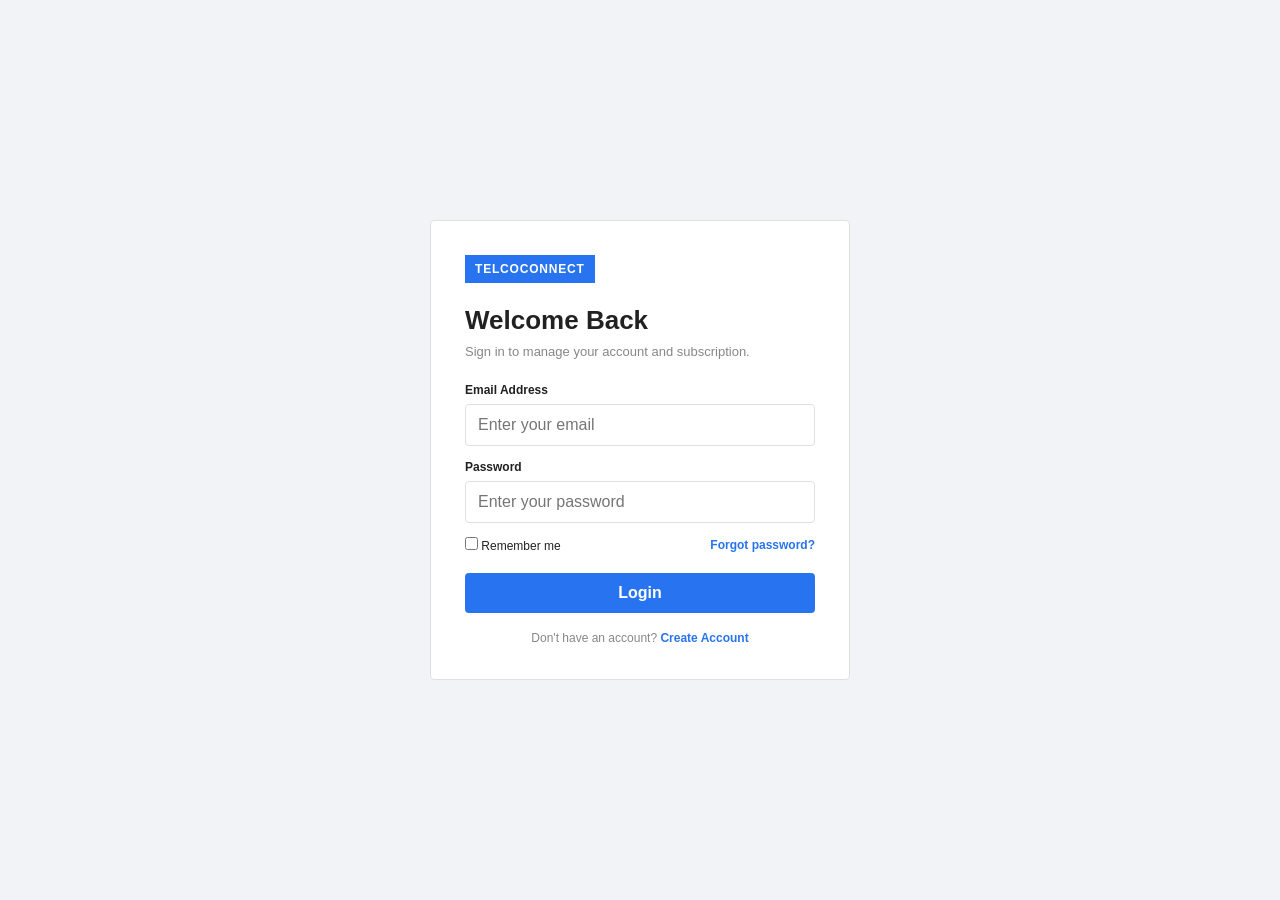
<file: customer-interface/index.html>
<!DOCTYPE html>
<html lang="en">

<head>

    <meta charset="UTF-8">

    <meta
        name="viewport"
        content="width=device-width, initial-scale=1.0"
    >

    <title>TelcoConnect - Login</title>

    <link
        rel="stylesheet"
        href="style.css"
    >

</head>


<body>

    <!-- =====================================================
         LOGIN CONTAINER
    ====================================================== -->

    <div class="center">

        <div class="login-card">


            <!-- =================================================
                 BRAND
            ================================================== -->

            <div class="login-brand">
                TELCOCONNECT
            </div>


            <!-- =================================================
                 HEADING
            ================================================== -->

            <h1>
                Welcome Back
            </h1>


            <p class="sub">
                Sign in to manage your account and subscription.
            </p>


            <!-- =================================================
                 LOGIN FORM
            ================================================== -->

            <form id="loginForm">


                <!-- EMAIL -->

                <div class="field">

                    <label for="email">
                        Email Address
                    </label>

                    <input
                        id="email"
                        type="email"
                        placeholder="Enter your email"
                        autocomplete="email"
                        required
                    >

                </div>


                <!-- PASSWORD -->

                <div
                    class="field"
                    style="margin-top:14px"
                >

                    <label for="password">
                        Password
                    </label>

                    <input
                        id="password"
                        type="password"
                        placeholder="Enter your password"
                        autocomplete="current-password"
                        required
                    >

                </div>


                <!-- LOGIN OPTIONS -->

                <div class="actions">

                    <label>

                        <input
                            type="checkbox"
                            id="rememberMe"
                        >

                        Remember me

                    </label>


                    <a
                        href="#"
                        id="forgotPassword"
                    >
                        Forgot password?
                    </a>

                </div>


                <!-- LOGIN BUTTON -->

                <button
                    class="btn btn-primary"
                    type="submit"
                    style="width:100%"
                >
                    Login
                </button>


                <!-- LOGIN MESSAGE -->

                <div
                    id="loginMessage"
                    class="muted"
                    style="margin-top:12px"
                ></div>

            </form>


            <!-- =================================================
                 REGISTER LINK
            ================================================== -->

            <div
                style="
                    text-align:center;
                    margin-top:18px;
                    font-size:12px;
                    color:var(--muted);
                "
            >

                Don't have an account?

                <a
                    href="register.html"
                    style="
                        color:var(--blue);
                        font-weight:700;
                    "
                >
                    Create Account
                </a>

            </div>

        </div>

    </div>


    <!-- =====================================================
         LOGIN JAVASCRIPT
    ====================================================== -->

    <script src="login.js"></script>

</body>

</html>
</file>
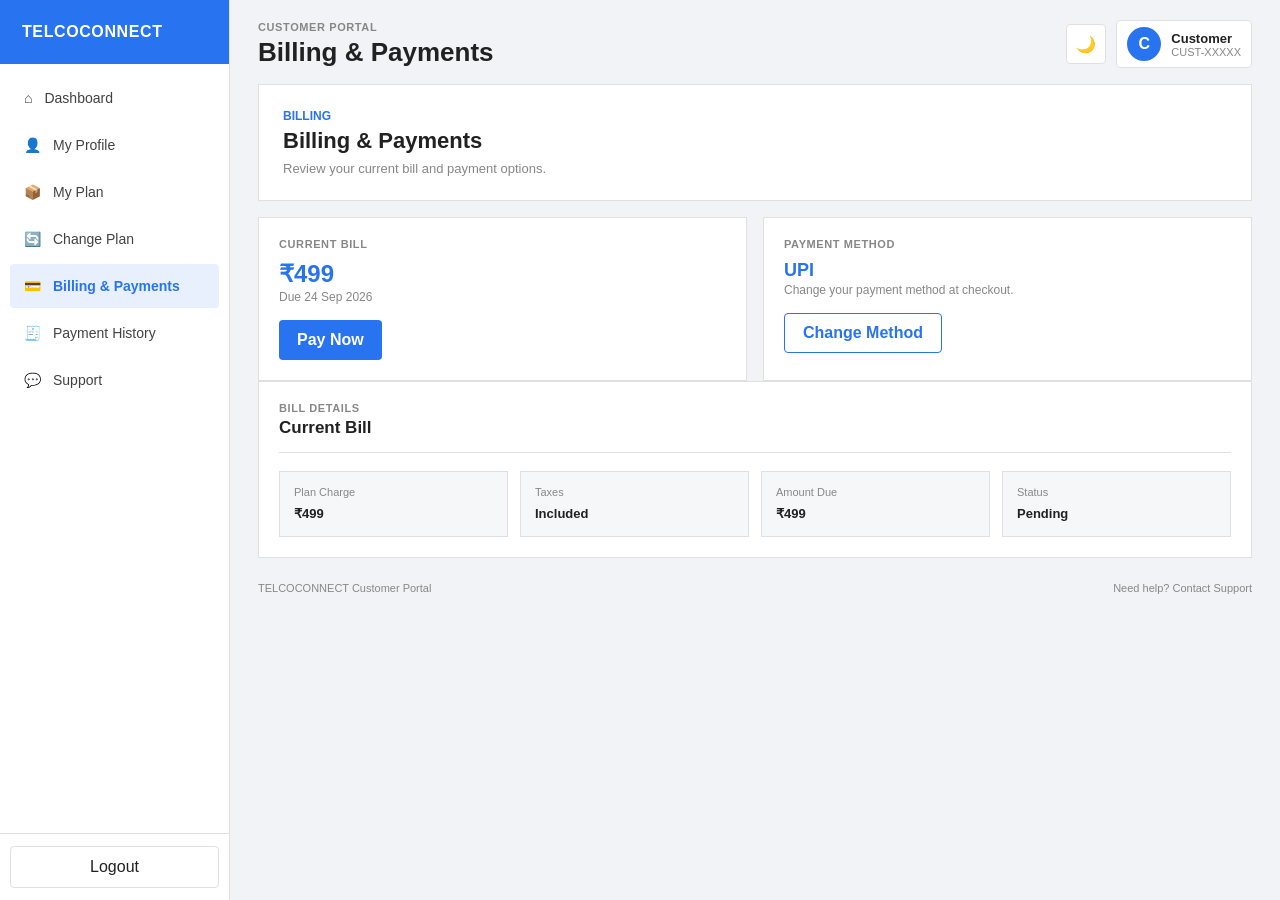
<file: customer-interface/billing.html>
<!DOCTYPE html>
<html lang="en">

<head>

    <meta charset="UTF-8">

    <meta
        name="viewport"
        content="width=device-width, initial-scale=1.0"
    >

    <title>TelcoConnect - Billing & Payments</title>

    <link
        rel="stylesheet"
        href="style.css"
    >

</head>


<body>

    <!-- =========================================================
         APPLICATION LAYOUT
         ========================================================= -->

    <div class="app-layout">


        <!-- =====================================================
             SIDEBAR
             ===================================================== -->

        <aside class="sidebar">

            <!-- Brand -->
            <div class="brand">
                TELCOCONNECT
            </div>


            <!-- Navigation -->
            <nav class="nav">

                <!-- Dashboard -->
                <a
                    href="dashboard.html"
                >
                    ⌂
                    <span>
                        Dashboard
                    </span>
                </a>


                <!-- Profile -->
                <a
                    href="profile.html"
                >
                    👤
                    <span>
                        My Profile
                    </span>
                </a>


                <!-- Current Plan -->
                <a
                    href="plan.html"
                >
                    📦
                    <span>
                        My Plan
                    </span>
                </a>


                <!-- Change Plan -->
                <a
                    href="change-plan.html"
                >
                    🔄
                    <span>
                        Change Plan
                    </span>
                </a>


                <!-- Billing -->
                <a
                    href="billing.html"
                    class="active"
                >
                    💳
                    <span>
                        Billing &amp; Payments
                    </span>
                </a>


                <!-- Payment History -->
                <a
                    href="payments.html"
                >
                    🧾
                    <span>
                        Payment History
                    </span>
                </a>


                <!-- Support -->
                <a
                    href="support.html"
                >
                    💬
                    <span>
                        Support
                    </span>
                </a>

            </nav>


            <!-- Logout -->
            <div class="sidebar-bottom">

                <button
                    class="logout"
                    id="logoutButton"
                    type="button"
                >
                    Logout
                </button>

            </div>

        </aside>



        <!-- =====================================================
             MAIN CONTENT
             ===================================================== -->

        <main class="main">


            <!-- =================================================
                 TOP BAR
                 ================================================= -->

            <header class="topbar">

                <!-- Page heading -->
                <div>

                    <div class="kicker">
                        CUSTOMER PORTAL
                    </div>

                    <h1>
                        Billing &amp; Payments
                    </h1>

                </div>


                <!-- Right side -->
                <div class="top-right">


                    <!-- Dark / Light mode -->
                    <button
                        class="icon-btn"
                        id="themeToggle"
                        type="button"
                        aria-label="Toggle theme"
                    >
                        🌙
                    </button>


                    <!-- Customer details -->
                    <div class="profile-mini">

                        <div
                            class="avatar"
                            data-customer-name
                        >
                            C
                        </div>


                        <div>

                            <strong
                                data-customer-name
                            >
                                Customer
                            </strong>

                            <span
                                data-customer-id
                            >
                                CUST-XXXXX
                            </span>

                        </div>

                    </div>

                </div>

            </header>



            <!-- =================================================
                 BILLING INTRO
                 ================================================= -->

            <section class="hero">

                <div class="accent">
                    BILLING
                </div>


                <h2>
                    Billing &amp; Payments
                </h2>


                <p>
                    Review your current bill and
                    payment options.
                </p>

            </section>



            <!-- =================================================
                 BILLING SUMMARY
                 ================================================= -->

            <section class="grid-2">


                <!-- Current bill -->

                <div class="card">

                    <div class="label">
                        CURRENT BILL
                    </div>


                    <div class="value">
                        ₹499
                    </div>


                    <div class="muted">
                        Due 24 Sep 2026
                    </div>


                    <button
                        class="btn btn-primary"
                        id="payNow"
                        type="button"
                        style="margin-top:14px"
                    >
                        Pay Now
                    </button>

                </div>



                <!-- Payment method -->

                <div class="card">

                    <div class="label">
                        PAYMENT METHOD
                    </div>


                    <div
                        class="value"
                        style="font-size:18px"
                    >
                        UPI
                    </div>


                    <div class="muted">
                        Change your payment method
                        at checkout.
                    </div>


                    <button
                        class="btn btn-secondary"
                        id="changePayment"
                        type="button"
                        style="margin-top:14px"
                    >
                        Change Method
                    </button>

                </div>

            </section>



            <!-- =================================================
                 BILL DETAILS
                 ================================================= -->

            <section class="panel">

                <div class="panel-head">

                    <div>

                        <div class="kicker">
                            BILL DETAILS
                        </div>

                        <h3>
                            Current Bill
                        </h3>

                    </div>

                </div>


                <div class="detail-grid">


                    <!-- Plan charge -->

                    <div class="detail">

                        <span>
                            Plan Charge
                        </span>

                        <strong>
                            ₹499
                        </strong>

                    </div>


                    <!-- Taxes -->

                    <div class="detail">

                        <span>
                            Taxes
                        </span>

                        <strong>
                            Included
                        </strong>

                    </div>


                    <!-- Amount due -->

                    <div class="detail">

                        <span>
                            Amount Due
                        </span>

                        <strong>
                            ₹499
                        </strong>

                    </div>


                    <!-- Status -->

                    <div class="detail">

                        <span>
                            Status
                        </span>

                        <strong>
                            Pending
                        </strong>

                    </div>

                </div>

            </section>



            <!-- =================================================
                 FOOTER
                 ================================================= -->

            <div class="footer">

                <span>
                    TELCOCONNECT Customer Portal
                </span>


                <span>
                    Need help? Contact Support
                </span>

            </div>

        </main>

    </div>



    <!-- =========================================================
         BILLING PAGE JAVASCRIPT
         ========================================================= -->

    <script>

        /*
         * -------------------------------------------------------
         * PAGE INITIALIZATION
         * -------------------------------------------------------
         *
         * The billing page uses the shared app.js file for:
         *   - Dark/light mode
         *   - Customer information
         *   - Logout
         *
         * The following code is only for billing-specific
         * interactions.
         * -------------------------------------------------------
         */


        document.addEventListener(
            "DOMContentLoaded",
            function () {


                /*
                 * ------------------------------------------------
                 * PAY NOW BUTTON
                 * ------------------------------------------------
                 */

                const payNow =
                    document.getElementById(
                        "payNow"
                    );


                payNow.addEventListener(
                    "click",
                    function () {

                        alert(
                            "Payment gateway will be connected later."
                        );

                    }
                );


                /*
                 * ------------------------------------------------
                 * CHANGE PAYMENT METHOD
                 * ------------------------------------------------
                 */

                const changePayment =
                    document.getElementById(
                        "changePayment"
                    );


                changePayment.addEventListener(
                    "click",
                    function () {

                        alert(
                            "Payment method selection will be connected later."
                        );

                    }
                );

            }

        );

    </script>


    <!-- Shared application JavaScript -->
    <script src="app.js"></script>

</body>

</html>
</file>
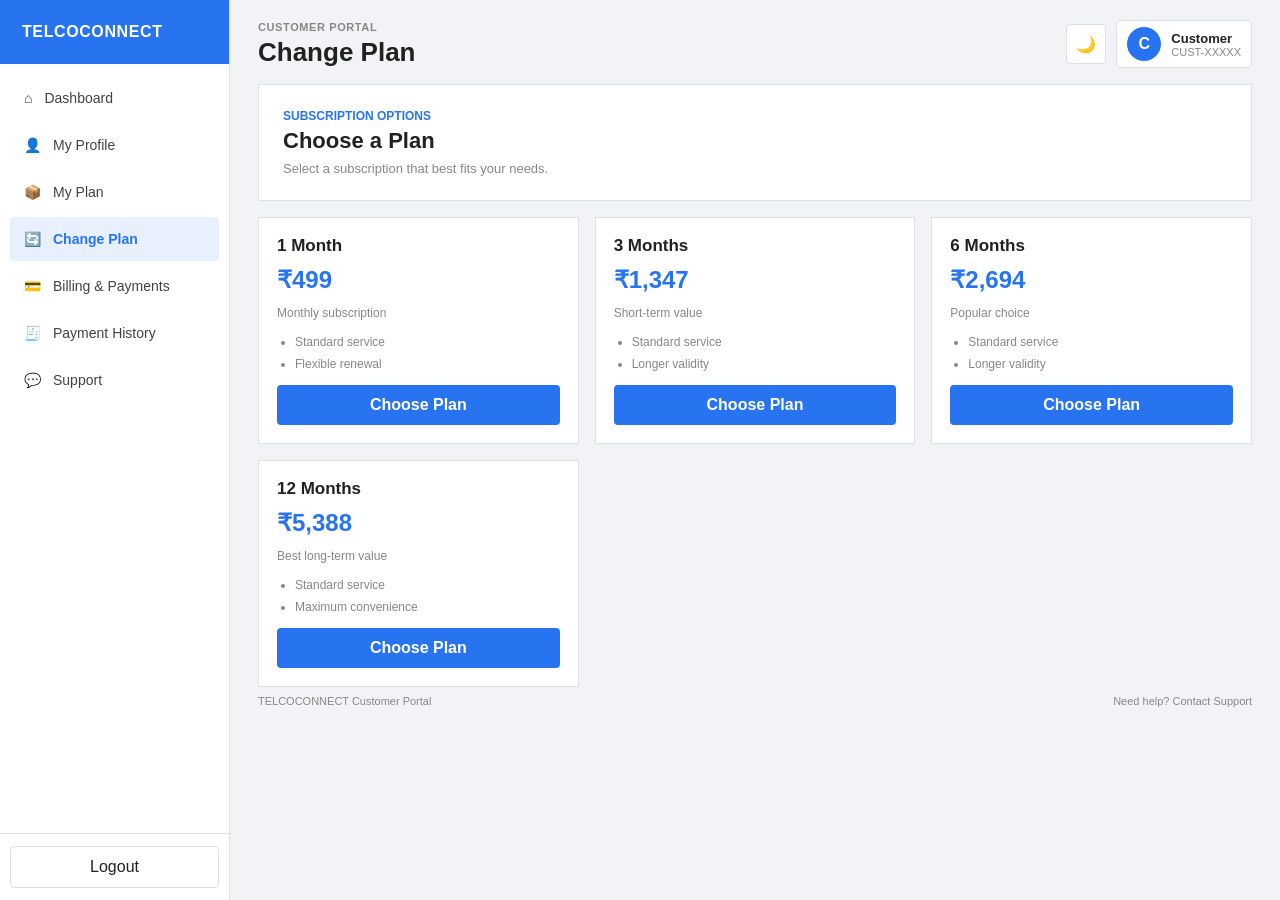
<file: customer-interface/change-plan.html>
<!DOCTYPE html>
<html lang="en">

<head>

    <meta charset="UTF-8">

    <meta
        name="viewport"
        content="width=device-width, initial-scale=1.0"
    >

    <title>TelcoConnect - Change Plan</title>

    <link
        rel="stylesheet"
        href="style.css"
    >

</head>


<body>

    <div class="app-layout">


        <!-- =====================================================
             SIDEBAR
        ====================================================== -->

        <aside class="sidebar">

            <div class="brand">
                TELCOCONNECT
            </div>


            <nav class="nav">

                <a
                    href="dashboard.html"
                >
                    ⌂
                    <span>
                        Dashboard
                    </span>
                </a>


                <a
                    href="profile.html"
                >
                    👤
                    <span>
                        My Profile
                    </span>
                </a>


                <a
                    href="plan.html"
                >
                    📦
                    <span>
                        My Plan
                    </span>
                </a>


                <a
                    href="change-plan.html"
                    class="active"
                >
                    🔄
                    <span>
                        Change Plan
                    </span>
                </a>


                <a
                    href="billing.html"
                >
                    💳
                    <span>
                        Billing &amp; Payments
                    </span>
                </a>


                <a
                    href="payments.html"
                >
                    🧾
                    <span>
                        Payment History
                    </span>
                </a>


                <a
                    href="support.html"
                >
                    💬
                    <span>
                        Support
                    </span>
                </a>

            </nav>


            <div class="sidebar-bottom">

                <button
                    class="logout"
                    id="logoutButton"
                    type="button"
                >
                    Logout
                </button>

            </div>

        </aside>



        <!-- =====================================================
             MAIN CONTENT
        ====================================================== -->

        <main class="main">


            <!-- =================================================
                 TOP BAR
            ================================================== -->

            <header class="topbar">

                <div>

                    <div class="kicker">
                        CUSTOMER PORTAL
                    </div>

                    <h1>
                        Change Plan
                    </h1>

                </div>


                <div class="top-right">

                    <!-- Theme -->
                    <button
                        class="icon-btn"
                        id="themeToggle"
                        type="button"
                        aria-label="Toggle theme"
                    >
                        🌙
                    </button>


                    <!-- Customer -->
                    <div class="profile-mini">

                        <div
                            class="avatar"
                            data-customer-name
                        >
                            C
                        </div>


                        <div>

                            <strong
                                data-customer-name
                            >
                                Customer
                            </strong>

                            <span
                                data-customer-id
                            >
                                CUST-XXXXX
                            </span>

                        </div>

                    </div>

                </div>

            </header>



            <!-- =================================================
                 PAGE INTRO
            ================================================== -->

            <section class="hero">

                <div class="accent">
                    SUBSCRIPTION OPTIONS
                </div>


                <h2>
                    Choose a Plan
                </h2>


                <p>
                    Select a subscription that best
                    fits your needs.
                </p>

            </section>



            <!-- =================================================
                 PLAN OPTIONS
            ================================================== -->

            <section class="grid-3">


                <!-- 1 MONTH -->

                <div class="plan-card">

                    <h4>
                        1 Month
                    </h4>


                    <div class="price">
                        ₹499
                    </div>


                    <div class="muted">
                        Monthly subscription
                    </div>


                    <ul>

                        <li>
                            Standard service
                        </li>

                        <li>
                            Flexible renewal
                        </li>

                    </ul>


                    <button
                        class="btn btn-primary plan-select"
                        type="button"
                        data-plan="1 Month"
                    >
                        Choose Plan
                    </button>

                </div>



                <!-- 3 MONTHS -->

                <div class="plan-card">

                    <h4>
                        3 Months
                    </h4>


                    <div class="price">
                        ₹1,347
                    </div>


                    <div class="muted">
                        Short-term value
                    </div>


                    <ul>

                        <li>
                            Standard service
                        </li>

                        <li>
                            Longer validity
                        </li>

                    </ul>


                    <button
                        class="btn btn-primary plan-select"
                        type="button"
                        data-plan="3 Months"
                    >
                        Choose Plan
                    </button>

                </div>



                <!-- 6 MONTHS -->

                <div class="plan-card">

                    <h4>
                        6 Months
                    </h4>


                    <div class="price">
                        ₹2,694
                    </div>


                    <div class="muted">
                        Popular choice
                    </div>


                    <ul>

                        <li>
                            Standard service
                        </li>

                        <li>
                            Longer validity
                        </li>

                    </ul>


                    <button
                        class="btn btn-primary plan-select"
                        type="button"
                        data-plan="6 Months"
                    >
                        Choose Plan
                    </button>

                </div>



                <!-- 12 MONTHS -->

                <div class="plan-card">

                    <h4>
                        12 Months
                    </h4>


                    <div class="price">
                        ₹5,388
                    </div>


                    <div class="muted">
                        Best long-term value
                    </div>


                    <ul>

                        <li>
                            Standard service
                        </li>

                        <li>
                            Maximum convenience
                        </li>

                    </ul>


                    <button
                        class="btn btn-primary plan-select"
                        type="button"
                        data-plan="12 Months"
                    >
                        Choose Plan
                    </button>

                </div>

            </section>



            <!-- =================================================
                 PLAN SELECTION MESSAGE
            ================================================== -->

            <div
                id="planMessage"
                class="panel"
                style="
                    display: none;
                    margin-top: 16px;
                "
            >

            </div>



            <!-- =================================================
                 FOOTER
            ================================================== -->

            <div class="footer">

                <span>
                    TELCOCONNECT Customer Portal
                </span>


                <span>
                    Need help?
                    Contact Support
                </span>

            </div>

        </main>

    </div>



    <!-- =========================================================
         PAGE JAVASCRIPT
    ========================================================= -->

    <script>

        document.addEventListener(
            "DOMContentLoaded",
            function () {


                /*
                 * ------------------------------------------------
                 * PLAN SELECTION
                 * ------------------------------------------------
                 */

                const message =
                    document.getElementById(
                        "planMessage"
                    );


                const planButtons =
                    document.querySelectorAll(
                        ".plan-select"
                    );


                planButtons.forEach(
                    function (button) {

                        button.addEventListener(
                            "click",
                            function () {


                                const selectedPlan =
                                    button.dataset.plan;


                                message.style.display =
                                    "block";


                                message.innerHTML = `

                                    <strong>
                                        ${selectedPlan} selected.
                                    </strong>

                                    <div
                                        class="muted"
                                        style="margin-top:5px"
                                    >
                                        Your plan selection is ready.
                                        The PostgreSQL/FastAPI update
                                        will be connected later.

                                    </div>

                                `;

                            }
                        );

                    }
                );

            }

        );

    </script>


    <!-- =========================================================
         SHARED JAVASCRIPT
    ========================================================= -->

    <script src="app.js"></script>

</body>

</html>
</file>
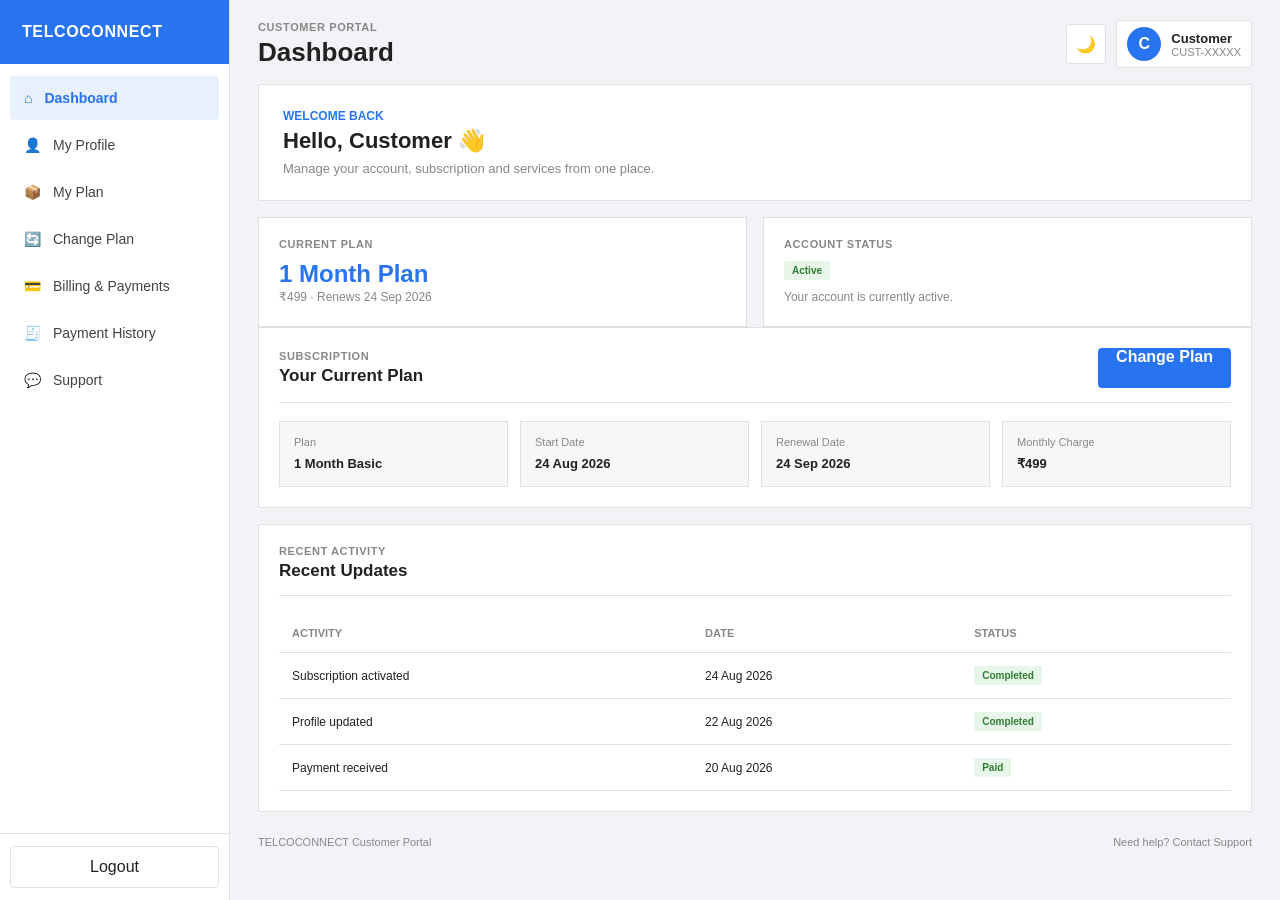
<file: customer-interface/dashboard.html>
<!DOCTYPE html>
<html lang="en">

<head>

    <meta charset="UTF-8">

    <meta
        name="viewport"
        content="width=device-width, initial-scale=1.0"
    >

    <title>TelcoConnect - Dashboard</title>

    <link
        rel="stylesheet"
        href="style.css"
    >

</head>


<body>

    <!-- =====================================================
         APPLICATION LAYOUT
    ====================================================== -->

    <div class="app-layout">


        <!-- =================================================
             SIDEBAR
        ================================================== -->

        <aside class="sidebar">

            <!-- Brand -->
            <div class="brand">
                TELCOCONNECT
            </div>


            <!-- Navigation -->
            <nav class="nav">

                <!-- Dashboard -->
                <a
                    class="active"
                    href="dashboard.html"
                >
                    ⌂
                    <span>
                        Dashboard
                    </span>
                </a>


                <!-- My Profile -->
                <a
                    href="profile.html"
                >
                    👤
                    <span>
                        My Profile
                    </span>
                </a>


                <!-- My Plan -->
                <a
                    href="plan.html"
                >
                    📦
                    <span>
                        My Plan
                    </span>
                </a>


                <!-- Change Plan -->
                <a
                    href="change-plan.html"
                >
                    🔄
                    <span>
                        Change Plan
                    </span>
                </a>


                <!-- Billing & Payments -->
                <a
                    href="billing.html"
                >
                    💳
                    <span>
                        Billing &amp; Payments
                    </span>
                </a>


                <!-- Payment History -->
                <a
                    href="payments.html"
                >
                    🧾
                    <span>
                        Payment History
                    </span>
                </a>


                <!-- Support -->
                <a
                    href="support.html"
                >
                    💬
                    <span>
                        Support
                    </span>
                </a>

            </nav>


            <!-- Logout -->
            <div class="sidebar-bottom">

                <button
                    class="logout"
                    id="logoutButton"
                    type="button"
                >
                    Logout
                </button>

            </div>

        </aside>



        <!-- =================================================
             MAIN CONTENT
        ================================================== -->

        <main class="main">


            <!-- =================================================
                 TOP BAR
            ================================================== -->

            <header class="topbar">

                <div>

                    <div class="kicker">
                        CUSTOMER PORTAL
                    </div>

                    <h1>
                        Dashboard
                    </h1>

                </div>


                <div class="top-right">

                    <!-- Light / Dark mode -->
                    <button
                        class="icon-btn"
                        id="themeToggle"
                        type="button"
                        aria-label="Toggle theme"
                    >
                        🌙
                    </button>


                    <!-- Customer information -->
                    <div class="profile-mini">

                        <div
                            class="avatar"
                            data-customer-name
                        >
                            C
                        </div>


                        <div>

                            <strong
                                data-customer-name
                            >
                                Customer
                            </strong>

                            <span
                                data-customer-id
                            >
                                CUST-XXXXX
                            </span>

                        </div>

                    </div>

                </div>

            </header>



            <!-- =================================================
                 WELCOME SECTION
            ================================================== -->

            <section class="hero">

                <div class="accent">
                    WELCOME BACK
                </div>


                <h2>
                    Hello,
                    <span data-customer-name>
                        Customer
                    </span>
                    👋
                </h2>


                <p>
                    Manage your account,
                    subscription and services
                    from one place.
                </p>

            </section>



            <!-- =================================================
                 SUMMARY
            ================================================== -->

            <section class="grid-2">


                <!-- Current Plan -->

                <div class="card">

                    <div class="label">
                        CURRENT PLAN
                    </div>


                    <div class="value">
                        1 Month Plan
                    </div>


                    <div class="muted">
                        ₹499 · Renews 24 Sep 2026
                    </div>

                </div>



                <!-- Account Status -->

                <div class="card">

                    <div class="label">
                        ACCOUNT STATUS
                    </div>


                    <div
                        style="
                            margin-bottom: 8px;
                        "
                    >

                        <span
                            class="badge badge-success"
                        >
                            Active
                        </span>

                    </div>


                    <div class="muted">
                        Your account is currently active.
                    </div>

                </div>

            </section>



            <!-- =================================================
                 CURRENT SUBSCRIPTION
            ================================================== -->

            <section class="panel">

                <div class="panel-head">

                    <div>

                        <div class="kicker">
                            SUBSCRIPTION
                        </div>

                        <h3>
                            Your Current Plan
                        </h3>

                    </div>


                    <a
                        class="btn btn-primary"
                        href="change-plan.html"
                    >
                        Change Plan
                    </a>

                </div>


                <div class="detail-grid">


                    <!-- Plan -->

                    <div class="detail">

                        <span>
                            Plan
                        </span>

                        <strong>
                            1 Month Basic
                        </strong>

                    </div>


                    <!-- Start Date -->

                    <div class="detail">

                        <span>
                            Start Date
                        </span>

                        <strong>
                            24 Aug 2026
                        </strong>

                    </div>


                    <!-- Renewal Date -->

                    <div class="detail">

                        <span>
                            Renewal Date
                        </span>

                        <strong>
                            24 Sep 2026
                        </strong>

                    </div>


                    <!-- Monthly Charge -->

                    <div class="detail">

                        <span>
                            Monthly Charge
                        </span>

                        <strong>
                            ₹499
                        </strong>

                    </div>

                </div>

            </section>



            <!-- =================================================
                 RECENT ACTIVITY
            ================================================== -->

            <section class="panel">

                <div class="panel-head">

                    <div>

                        <div class="kicker">
                            RECENT ACTIVITY
                        </div>

                        <h3>
                            Recent Updates
                        </h3>

                    </div>

                </div>


                <div class="table-wrap">

                    <table class="table">

                        <thead>

                            <tr>

                                <th>
                                    Activity
                                </th>

                                <th>
                                    Date
                                </th>

                                <th>
                                    Status
                                </th>

                            </tr>

                        </thead>


                        <tbody>


                            <!-- Activity 1 -->

                            <tr>

                                <td>
                                    Subscription activated
                                </td>

                                <td>
                                    24 Aug 2026
                                </td>

                                <td>

                                    <span
                                        class="badge badge-success"
                                    >
                                        Completed
                                    </span>

                                </td>

                            </tr>


                            <!-- Activity 2 -->

                            <tr>

                                <td>
                                    Profile updated
                                </td>

                                <td>
                                    22 Aug 2026
                                </td>

                                <td>

                                    <span
                                        class="badge badge-success"
                                    >
                                        Completed
                                    </span>

                                </td>

                            </tr>


                            <!-- Activity 3 -->

                            <tr>

                                <td>
                                    Payment received
                                </td>

                                <td>
                                    20 Aug 2026
                                </td>

                                <td>

                                    <span
                                        class="badge badge-success"
                                    >
                                        Paid
                                    </span>

                                </td>

                            </tr>

                        </tbody>

                    </table>

                </div>

            </section>



            <!-- =================================================
                 FOOTER
            ================================================== -->

            <div class="footer">

                <span>
                    TELCOCONNECT Customer Portal
                </span>


                <span>
                    Need help?
                    Contact Support
                </span>

            </div>

        </main>

    </div>



    <!-- =====================================================
         SHARED JAVASCRIPT
    ====================================================== -->

    <script src="app.js"></script>

</body>

</html>
</file>
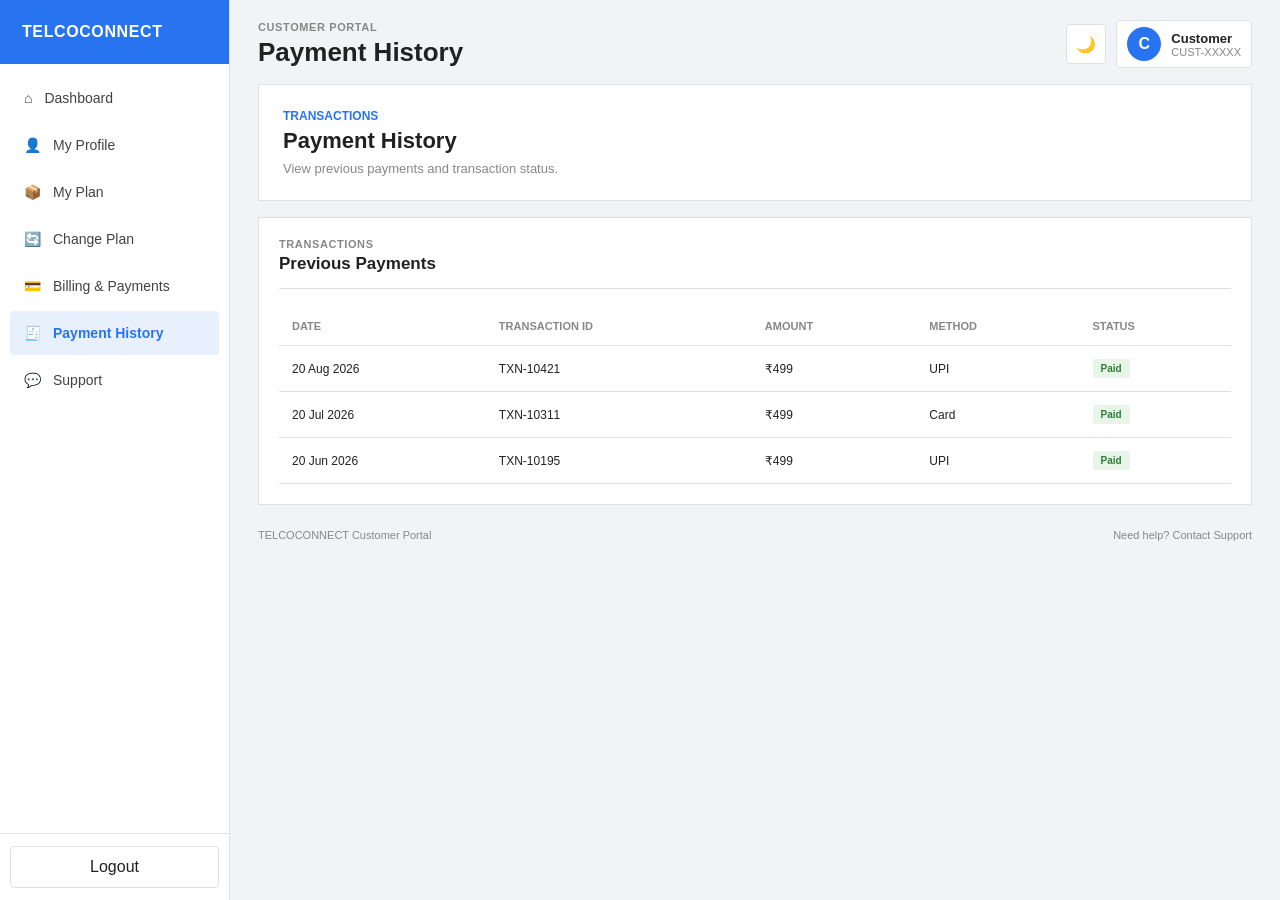
<file: customer-interface/payments.html>
<!DOCTYPE html>
<html lang="en">

<head>

    <meta charset="UTF-8">

    <meta
        name="viewport"
        content="width=device-width, initial-scale=1.0"
    >

    <title>TelcoConnect - Payment History</title>

    <link
        rel="stylesheet"
        href="style.css"
    >

</head>


<body>

    <!-- =====================================================
         APPLICATION LAYOUT
    ====================================================== -->

    <div class="app-layout">


        <!-- =================================================
             SIDEBAR
        ================================================== -->

        <aside class="sidebar">

            <div class="brand">
                TELCOCONNECT
            </div>


            <nav class="nav">

                <!-- Dashboard -->
                <a
                    href="dashboard.html"
                >
                    ⌂
                    <span>
                        Dashboard
                    </span>
                </a>


                <!-- Profile -->
                <a
                    href="profile.html"
                >
                    👤
                    <span>
                        My Profile
                    </span>
                </a>


                <!-- My Plan -->
                <a
                    href="plan.html"
                >
                    📦
                    <span>
                        My Plan
                    </span>
                </a>


                <!-- Change Plan -->
                <a
                    href="change-plan.html"
                >
                    🔄
                    <span>
                        Change Plan
                    </span>
                </a>


                <!-- Billing -->
                <a
                    href="billing.html"
                >
                    💳
                    <span>
                        Billing &amp; Payments
                    </span>
                </a>


                <!-- Payment History -->
                <a
                    href="payments.html"
                    class="active"
                >
                    🧾
                    <span>
                        Payment History
                    </span>
                </a>


                <!-- Support -->
                <a
                    href="support.html"
                >
                    💬
                    <span>
                        Support
                    </span>
                </a>

            </nav>


            <!-- Logout -->

            <div class="sidebar-bottom">

                <button
                    class="logout"
                    id="logoutButton"
                    type="button"
                >
                    Logout
                </button>

            </div>

        </aside>



        <!-- =================================================
             MAIN CONTENT
        ================================================== -->

        <main class="main">


            <!-- =================================================
                 TOP BAR
            ================================================== -->

            <header class="topbar">

                <div>

                    <div class="kicker">
                        CUSTOMER PORTAL
                    </div>

                    <h1>
                        Payment History
                    </h1>

                </div>


                <div class="top-right">

                    <!-- Theme -->

                    <button
                        class="icon-btn"
                        id="themeToggle"
                        type="button"
                        aria-label="Toggle theme"
                    >
                        🌙
                    </button>


                    <!-- Customer information -->

                    <div class="profile-mini">

                        <div
                            class="avatar"
                            data-customer-name
                        >
                            C
                        </div>


                        <div>

                            <strong
                                data-customer-name
                            >
                                Customer
                            </strong>


                            <span
                                data-customer-id
                            >
                                CUST-XXXXX
                            </span>

                        </div>

                    </div>

                </div>

            </header>



            <!-- =================================================
                 PAGE INTRO
            ================================================== -->

            <section class="hero">

                <div class="accent">
                    TRANSACTIONS
                </div>


                <h2>
                    Payment History
                </h2>


                <p>
                    View previous payments and
                    transaction status.
                </p>

            </section>



            <!-- =================================================
                 PAYMENT HISTORY TABLE
            ================================================== -->

            <section class="panel">

                <div class="panel-head">

                    <div>

                        <div class="kicker">
                            TRANSACTIONS
                        </div>

                        <h3>
                            Previous Payments
                        </h3>

                    </div>

                </div>


                <div class="table-wrap">

                    <table class="table">

                        <thead>

                            <tr>

                                <th>
                                    Date
                                </th>

                                <th>
                                    Transaction ID
                                </th>

                                <th>
                                    Amount
                                </th>

                                <th>
                                    Method
                                </th>

                                <th>
                                    Status
                                </th>

                            </tr>

                        </thead>


                        <tbody>


                            <!-- Payment 1 -->

                            <tr>

                                <td>
                                    20 Aug 2026
                                </td>

                                <td>
                                    TXN-10421
                                </td>

                                <td>
                                    ₹499
                                </td>

                                <td>
                                    UPI
                                </td>

                                <td>

                                    <span
                                        class="badge badge-success"
                                    >
                                        Paid
                                    </span>

                                </td>

                            </tr>


                            <!-- Payment 2 -->

                            <tr>

                                <td>
                                    20 Jul 2026
                                </td>

                                <td>
                                    TXN-10311
                                </td>

                                <td>
                                    ₹499
                                </td>

                                <td>
                                    Card
                                </td>

                                <td>

                                    <span
                                        class="badge badge-success"
                                    >
                                        Paid
                                    </span>

                                </td>

                            </tr>


                            <!-- Payment 3 -->

                            <tr>

                                <td>
                                    20 Jun 2026
                                </td>

                                <td>
                                    TXN-10195
                                </td>

                                <td>
                                    ₹499
                                </td>

                                <td>
                                    UPI
                                </td>

                                <td>

                                    <span
                                        class="badge badge-success"
                                    >
                                        Paid
                                    </span>

                                </td>

                            </tr>

                        </tbody>

                    </table>

                </div>

            </section>



            <!-- =================================================
                 FOOTER
            ================================================== -->

            <div class="footer">

                <span>
                    TELCOCONNECT Customer Portal
                </span>


                <span>
                    Need help?
                    Contact Support
                </span>

            </div>

        </main>

    </div>



    <!-- =====================================================
         SHARED JAVASCRIPT
    ====================================================== -->

    <script src="app.js"></script>

</body>

</html>
</file>
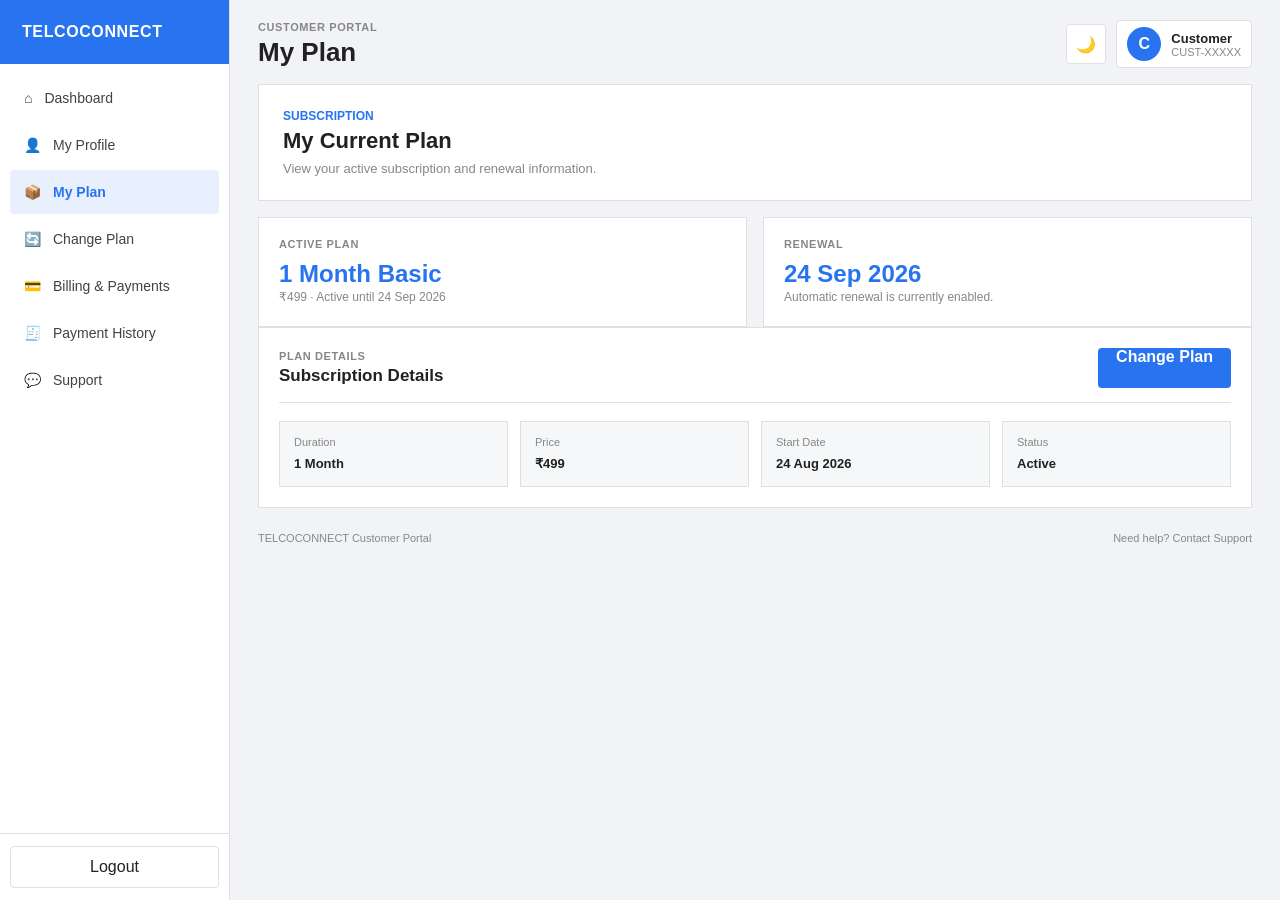
<file: customer-interface/plan.html>
<!DOCTYPE html>
<html lang="en">

<head>

    <meta charset="UTF-8">

    <meta
        name="viewport"
        content="width=device-width, initial-scale=1.0"
    >

    <title>TelcoConnect - My Plan</title>

    <link
        rel="stylesheet"
        href="style.css"
    >

</head>


<body>

    <!-- =====================================================
         APPLICATION LAYOUT
    ====================================================== -->

    <div class="app-layout">


        <!-- =================================================
             SIDEBAR
        ================================================== -->

        <aside class="sidebar">

            <div class="brand">
                TELCOCONNECT
            </div>


            <nav class="nav">

                <!-- Dashboard -->
                <a
                    href="dashboard.html"
                >
                    ⌂
                    <span>
                        Dashboard
                    </span>
                </a>


                <!-- My Profile -->
                <a
                    href="profile.html"
                >
                    👤
                    <span>
                        My Profile
                    </span>
                </a>


                <!-- My Plan -->
                <a
                    href="plan.html"
                    class="active"
                >
                    📦
                    <span>
                        My Plan
                    </span>
                </a>


                <!-- Change Plan -->
                <a
                    href="change-plan.html"
                >
                    🔄
                    <span>
                        Change Plan
                    </span>
                </a>


                <!-- Billing -->
                <a
                    href="billing.html"
                >
                    💳
                    <span>
                        Billing &amp; Payments
                    </span>
                </a>


                <!-- Payment History -->
                <a
                    href="payments.html"
                >
                    🧾
                    <span>
                        Payment History
                    </span>
                </a>


                <!-- Support -->
                <a
                    href="support.html"
                >
                    💬
                    <span>
                        Support
                    </span>
                </a>

            </nav>


            <!-- Logout -->

            <div class="sidebar-bottom">

                <button
                    class="logout"
                    id="logoutButton"
                    type="button"
                >
                    Logout
                </button>

            </div>

        </aside>



        <!-- =================================================
             MAIN CONTENT
        ================================================== -->

        <main class="main">


            <!-- =================================================
                 TOP BAR
            ================================================== -->

            <header class="topbar">

                <div>

                    <div class="kicker">
                        CUSTOMER PORTAL
                    </div>

                    <h1>
                        My Plan
                    </h1>

                </div>


                <div class="top-right">

                    <!-- Light / Dark Mode -->
                    <button
                        class="icon-btn"
                        id="themeToggle"
                        type="button"
                        aria-label="Toggle theme"
                    >
                        🌙
                    </button>


                    <!-- Customer information -->
                    <div class="profile-mini">

                        <div
                            class="avatar"
                            data-customer-name
                        >
                            C
                        </div>


                        <div>

                            <strong
                                data-customer-name
                            >
                                Customer
                            </strong>


                            <span
                                data-customer-id
                            >
                                CUST-XXXXX
                            </span>

                        </div>

                    </div>

                </div>

            </header>



            <!-- =================================================
                 PAGE INTRO
            ================================================== -->

            <section class="hero">

                <div class="accent">
                    SUBSCRIPTION
                </div>


                <h2>
                    My Current Plan
                </h2>


                <p>
                    View your active subscription
                    and renewal information.
                </p>

            </section>



            <!-- =================================================
                 PLAN SUMMARY
            ================================================== -->

            <section class="grid-2">


                <!-- Active Plan -->

                <div class="card">

                    <div class="label">
                        ACTIVE PLAN
                    </div>


                    <div class="value">
                        1 Month Basic
                    </div>


                    <div class="muted">
                        ₹499 · Active until
                        24 Sep 2026
                    </div>

                </div>



                <!-- Renewal -->

                <div class="card">

                    <div class="label">
                        RENEWAL
                    </div>


                    <div class="value">
                        24 Sep 2026
                    </div>


                    <div class="muted">
                        Automatic renewal is currently enabled.
                    </div>

                </div>

            </section>



            <!-- =================================================
                 PLAN DETAILS
            ================================================== -->

            <section class="panel">

                <div class="panel-head">

                    <div>

                        <div class="kicker">
                            PLAN DETAILS
                        </div>

                        <h3>
                            Subscription Details
                        </h3>

                    </div>


                    <a
                        href="change-plan.html"
                        class="btn btn-primary"
                    >
                        Change Plan
                    </a>

                </div>


                <div class="detail-grid">


                    <!-- Duration -->

                    <div class="detail">

                        <span>
                            Duration
                        </span>

                        <strong>
                            1 Month
                        </strong>

                    </div>


                    <!-- Price -->

                    <div class="detail">

                        <span>
                            Price
                        </span>

                        <strong>
                            ₹499
                        </strong>

                    </div>


                    <!-- Start Date -->

                    <div class="detail">

                        <span>
                            Start Date
                        </span>

                        <strong>
                            24 Aug 2026
                        </strong>

                    </div>


                    <!-- Status -->

                    <div class="detail">

                        <span>
                            Status
                        </span>

                        <strong>
                            Active
                        </strong>

                    </div>

                </div>

            </section>



            <!-- =================================================
                 FOOTER
            ================================================== -->

            <div class="footer">

                <span>
                    TELCOCONNECT Customer Portal
                </span>


                <span>
                    Need help?
                    Contact Support
                </span>

            </div>

        </main>

    </div>



    <!-- =====================================================
         SHARED JAVASCRIPT
    ====================================================== -->

    <script src="app.js"></script>

</body>

</html>
</file>
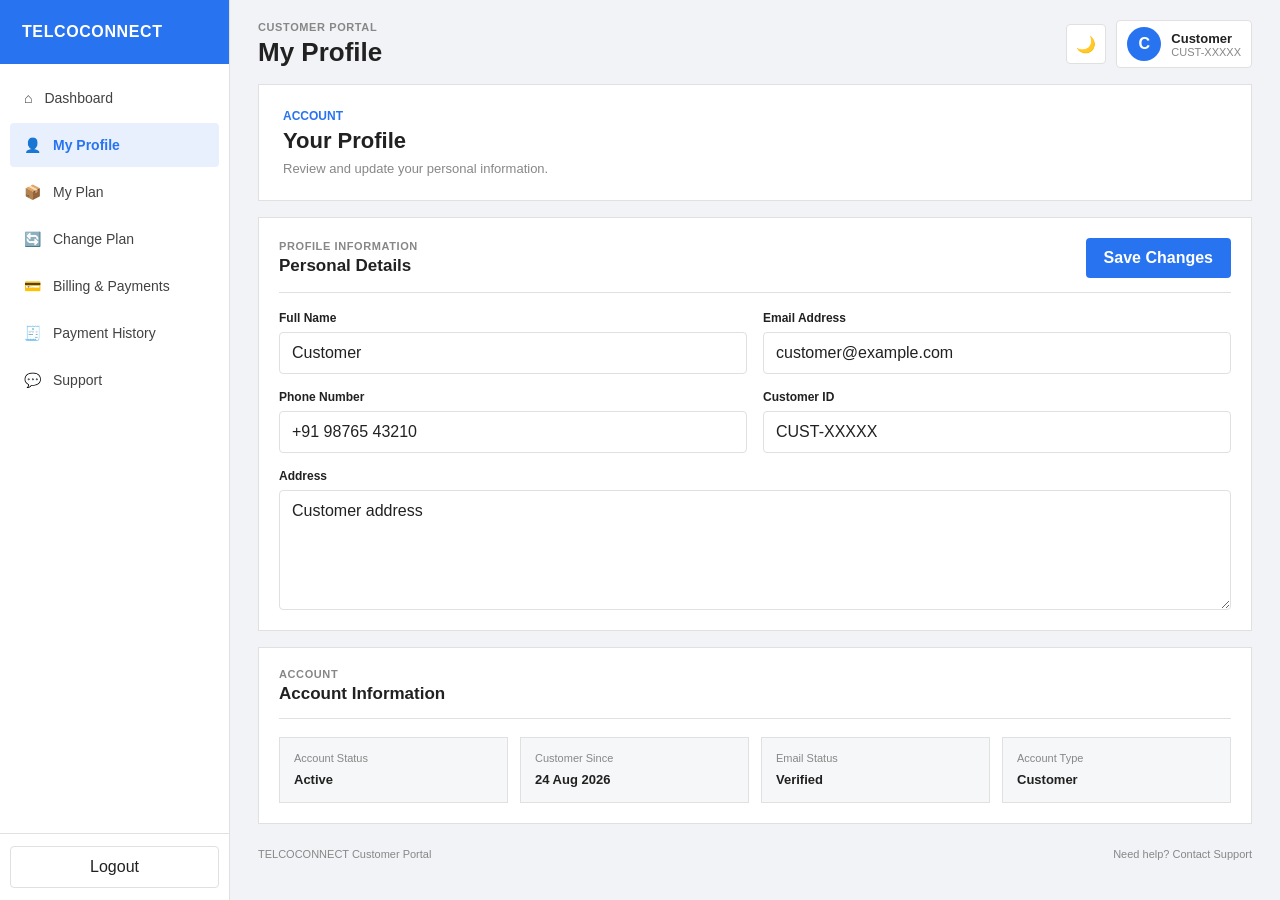
<file: customer-interface/profile.html>
<!DOCTYPE html>
<html lang="en">

<head>

    <meta charset="UTF-8">

    <meta
        name="viewport"
        content="width=device-width, initial-scale=1.0"
    >

    <title>TelcoConnect - My Profile</title>

    <link
        rel="stylesheet"
        href="style.css"
    >

</head>


<body>

    <!-- =====================================================
         APPLICATION LAYOUT
    ====================================================== -->

    <div class="app-layout">


        <!-- =================================================
             SIDEBAR
        ================================================== -->

        <aside class="sidebar">

            <!-- Brand -->

            <div class="brand">
                TELCOCONNECT
            </div>


            <!-- Navigation -->

            <nav class="nav">

                <!-- Dashboard -->

                <a
                    href="dashboard.html"
                >
                    ⌂
                    <span>
                        Dashboard
                    </span>
                </a>


                <!-- My Profile -->

                <a
                    href="profile.html"
                    class="active"
                >
                    👤
                    <span>
                        My Profile
                    </span>
                </a>


                <!-- My Plan -->

                <a
                    href="plan.html"
                >
                    📦
                    <span>
                        My Plan
                    </span>
                </a>


                <!-- Change Plan -->

                <a
                    href="change-plan.html"
                >
                    🔄
                    <span>
                        Change Plan
                    </span>
                </a>


                <!-- Billing -->

                <a
                    href="billing.html"
                >
                    💳
                    <span>
                        Billing &amp; Payments
                    </span>
                </a>


                <!-- Payment History -->

                <a
                    href="payments.html"
                >
                    🧾
                    <span>
                        Payment History
                    </span>
                </a>


                <!-- Support -->

                <a
                    href="support.html"
                >
                    💬
                    <span>
                        Support
                    </span>
                </a>

            </nav>


            <!-- Logout -->

            <div class="sidebar-bottom">

                <button
                    class="logout"
                    id="logoutButton"
                    type="button"
                >
                    Logout
                </button>

            </div>

        </aside>



        <!-- =================================================
             MAIN CONTENT
        ================================================== -->

        <main class="main">


            <!-- =================================================
                 TOP BAR
            ================================================== -->

            <header class="topbar">

                <div>

                    <div class="kicker">
                        CUSTOMER PORTAL
                    </div>

                    <h1>
                        My Profile
                    </h1>

                </div>


                <div class="top-right">

                    <!-- Theme -->

                    <button
                        class="icon-btn"
                        id="themeToggle"
                        type="button"
                        aria-label="Toggle theme"
                    >
                        🌙
                    </button>


                    <!-- Customer -->

                    <div class="profile-mini">

                        <div
                            class="avatar"
                            data-customer-name
                        >
                            C
                        </div>


                        <div>

                            <strong
                                data-customer-name
                            >
                                Customer
                            </strong>


                            <span
                                data-customer-id
                            >
                                CUST-XXXXX
                            </span>

                        </div>

                    </div>

                </div>

            </header>



            <!-- =================================================
                 PAGE INTRO
            ================================================== -->

            <section class="hero">

                <div class="accent">
                    ACCOUNT
                </div>


                <h2>
                    Your Profile
                </h2>


                <p>
                    Review and update your personal
                    information.
                </p>

            </section>



            <!-- =================================================
                 PROFILE INFORMATION
            ================================================== -->

            <section class="panel">

                <div class="panel-head">

                    <div>

                        <div class="kicker">
                            PROFILE INFORMATION
                        </div>

                        <h3>
                            Personal Details
                        </h3>

                    </div>


                    <button
                        class="btn btn-primary"
                        id="saveProfile"
                        type="button"
                    >
                        Save Changes
                    </button>

                </div>



                <div class="form-grid">


                    <!-- Full Name -->

                    <div class="field">

                        <label for="profileName">
                            Full Name
                        </label>

                        <input
                            type="text"
                            id="profileName"
                            value="Customer"
                            placeholder="Enter your full name"
                        >

                    </div>



                    <!-- Email -->

                    <div class="field">

                        <label for="profileEmail">
                            Email Address
                        </label>

                        <input
                            type="email"
                            id="profileEmail"
                            value="customer@example.com"
                            placeholder="Enter your email"
                        >

                    </div>



                    <!-- Phone -->

                    <div class="field">

                        <label for="profilePhone">
                            Phone Number
                        </label>

                        <input
                            type="tel"
                            id="profilePhone"
                            value="+91 98765 43210"
                            placeholder="Enter your phone number"
                        >

                    </div>



                    <!-- Customer ID -->

                    <div class="field">

                        <label for="profileCustomerId">
                            Customer ID
                        </label>

                        <input
                            type="text"
                            id="profileCustomerId"
                            value="CUST-XXXXX"
                            disabled
                        >

                    </div>



                    <!-- Address -->

                    <div class="field full">

                        <label for="profileAddress">
                            Address
                        </label>

                        <textarea
                            id="profileAddress"
                            placeholder="Enter your address"
                        >Customer address</textarea>

                    </div>

                </div>

            </section>



            <!-- =================================================
                 ACCOUNT INFORMATION
            ================================================== -->

            <section class="panel">

                <div class="panel-head">

                    <div>

                        <div class="kicker">
                            ACCOUNT
                        </div>

                        <h3>
                            Account Information
                        </h3>

                    </div>

                </div>


                <div class="detail-grid">


                    <div class="detail">

                        <span>
                            Account Status
                        </span>

                        <strong>
                            Active
                        </strong>

                    </div>


                    <div class="detail">

                        <span>
                            Customer Since
                        </span>

                        <strong>
                            24 Aug 2026
                        </strong>

                    </div>


                    <div class="detail">

                        <span>
                            Email Status
                        </span>

                        <strong>
                            Verified
                        </strong>

                    </div>


                    <div class="detail">

                        <span>
                            Account Type
                        </span>

                        <strong>
                            Customer
                        </strong>

                    </div>

                </div>

            </section>



            <!-- =================================================
                 FOOTER
            ================================================== -->

            <div class="footer">

                <span>
                    TELCOCONNECT Customer Portal
                </span>


                <span>
                    Need help?
                    Contact Support
                </span>

            </div>

        </main>

    </div>



    <!-- =====================================================
         PROFILE PAGE JAVASCRIPT
    ====================================================== -->

    <script>

        document.addEventListener(
            "DOMContentLoaded",
            function () {


                /*
                 * ------------------------------------------------
                 * SAVE PROFILE
                 * ------------------------------------------------
                 */

                const saveProfile =
                    document.getElementById(
                        "saveProfile"
                    );


                saveProfile.addEventListener(
                    "click",
                    function () {

                        const name =
                            document.getElementById(
                                "profileName"
                            ).value.trim();


                        const email =
                            document.getElementById(
                                "profileEmail"
                            ).value.trim();


                        const phone =
                            document.getElementById(
                                "profilePhone"
                            ).value.trim();


                        if (
                            !name ||
                            !email ||
                            !phone
                        ) {

                            alert(
                                "Please fill in all required fields."
                            );

                            return;
                        }


                        alert(
                            "Profile changes are ready to be connected to the database."
                        );

                    }
                );

            }

        );

    </script>


    <!-- =====================================================
         SHARED APPLICATION JAVASCRIPT
    ====================================================== -->

    <script src="app.js"></script>

</body>

</html>
</file>
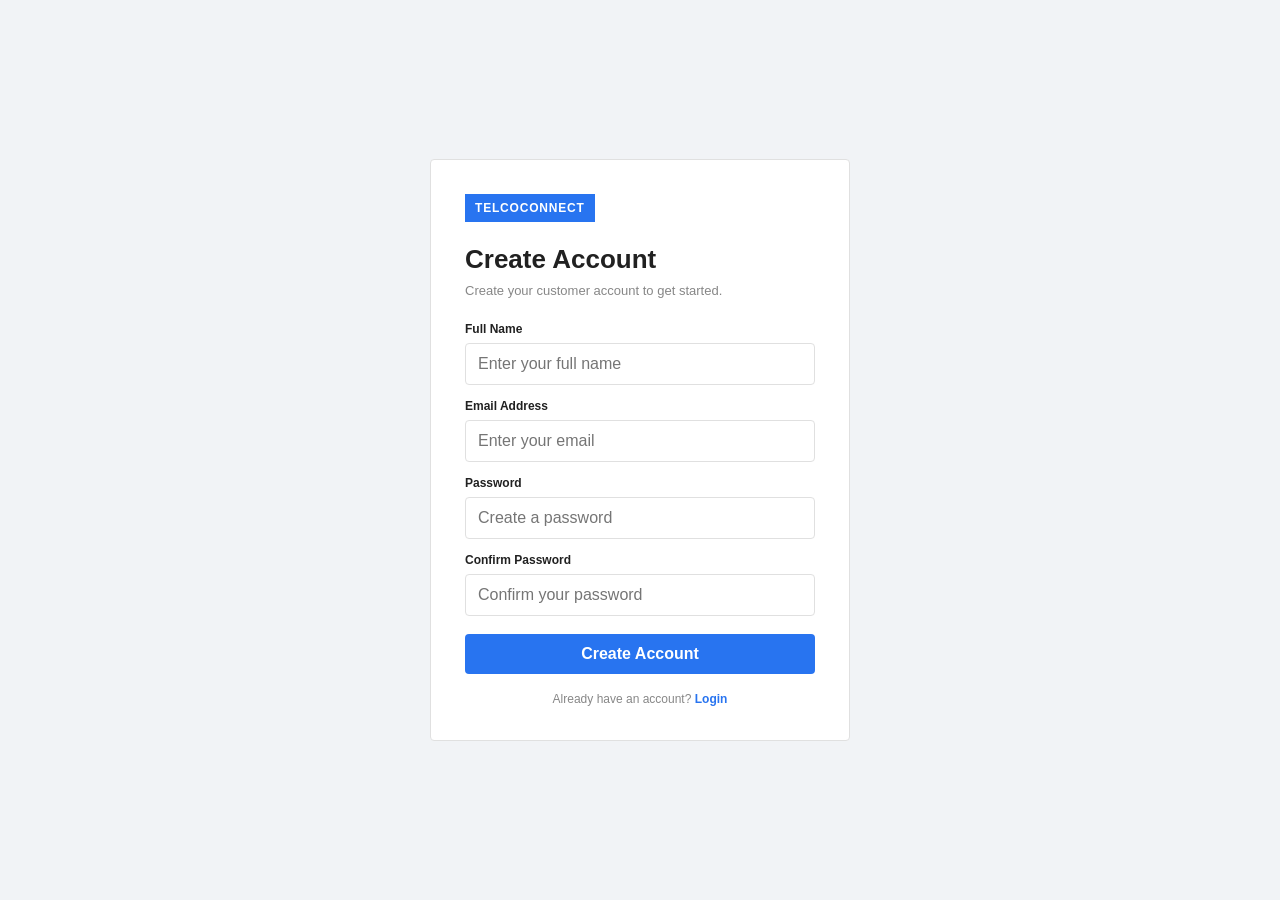
<file: customer-interface/register.html>
<!DOCTYPE html>
<html lang="en">

<head>

    <meta charset="UTF-8">

    <meta
        name="viewport"
        content="width=device-width, initial-scale=1.0"
    >

    <title>TelcoConnect - Register</title>

    <link
        rel="stylesheet"
        href="style.css"
    >

</head>


<body>

    <!-- =====================================================
         REGISTER CONTAINER
    ====================================================== -->

    <div class="center">

        <div class="login-card">


            <!-- =================================================
                 BRAND
            ================================================== -->

            <div class="login-brand">
                TELCOCONNECT
            </div>


            <!-- =================================================
                 HEADING
            ================================================== -->

            <h1>
                Create Account
            </h1>


            <p class="sub">
                Create your customer account to get started.
            </p>


            <!-- =================================================
                 REGISTRATION FORM
            ================================================== -->

            <form id="registerForm">


                <!-- FULL NAME -->

                <div class="field">

                    <label for="name">
                        Full Name
                    </label>

                    <input
                        id="name"
                        type="text"
                        placeholder="Enter your full name"
                        autocomplete="name"
                        required
                    >

                </div>


                <!-- EMAIL -->

                <div
                    class="field"
                    style="margin-top:14px"
                >

                    <label for="email">
                        Email Address
                    </label>

                    <input
                        id="email"
                        type="email"
                        placeholder="Enter your email"
                        autocomplete="email"
                        required
                    >

                </div>


                <!-- PASSWORD -->

                <div
                    class="field"
                    style="margin-top:14px"
                >

                    <label for="password">
                        Password
                    </label>

                    <input
                        id="password"
                        type="password"
                        placeholder="Create a password"
                        autocomplete="new-password"
                        required
                    >

                </div>


                <!-- CONFIRM PASSWORD -->

                <div
                    class="field"
                    style="margin-top:14px"
                >

                    <label for="confirm">
                        Confirm Password
                    </label>

                    <input
                        id="confirm"
                        type="password"
                        placeholder="Confirm your password"
                        autocomplete="new-password"
                        required
                    >

                </div>


                <!-- REGISTER BUTTON -->

                <button
                    class="btn btn-primary"
                    type="submit"
                    style="
                        width:100%;
                        margin-top:18px;
                    "
                >
                    Create Account
                </button>


                <!-- MESSAGE -->

                <div
                    id="msg"
                    class="muted"
                    style="margin-top:12px"
                ></div>

            </form>


            <!-- =================================================
                 LOGIN LINK
            ================================================== -->

            <div
                style="
                    text-align:center;
                    margin-top:18px;
                    font-size:12px;
                    color:var(--muted);
                "
            >

                Already have an account?

                <a
                    href="index.html"
                    style="
                        color:var(--blue);
                        font-weight:700;
                    "
                >
                    Login
                </a>

            </div>

        </div>

    </div>


    <!-- =====================================================
         REGISTER JAVASCRIPT
    ====================================================== -->

    <script src="register.js"></script>

</body>

</html>
</file>
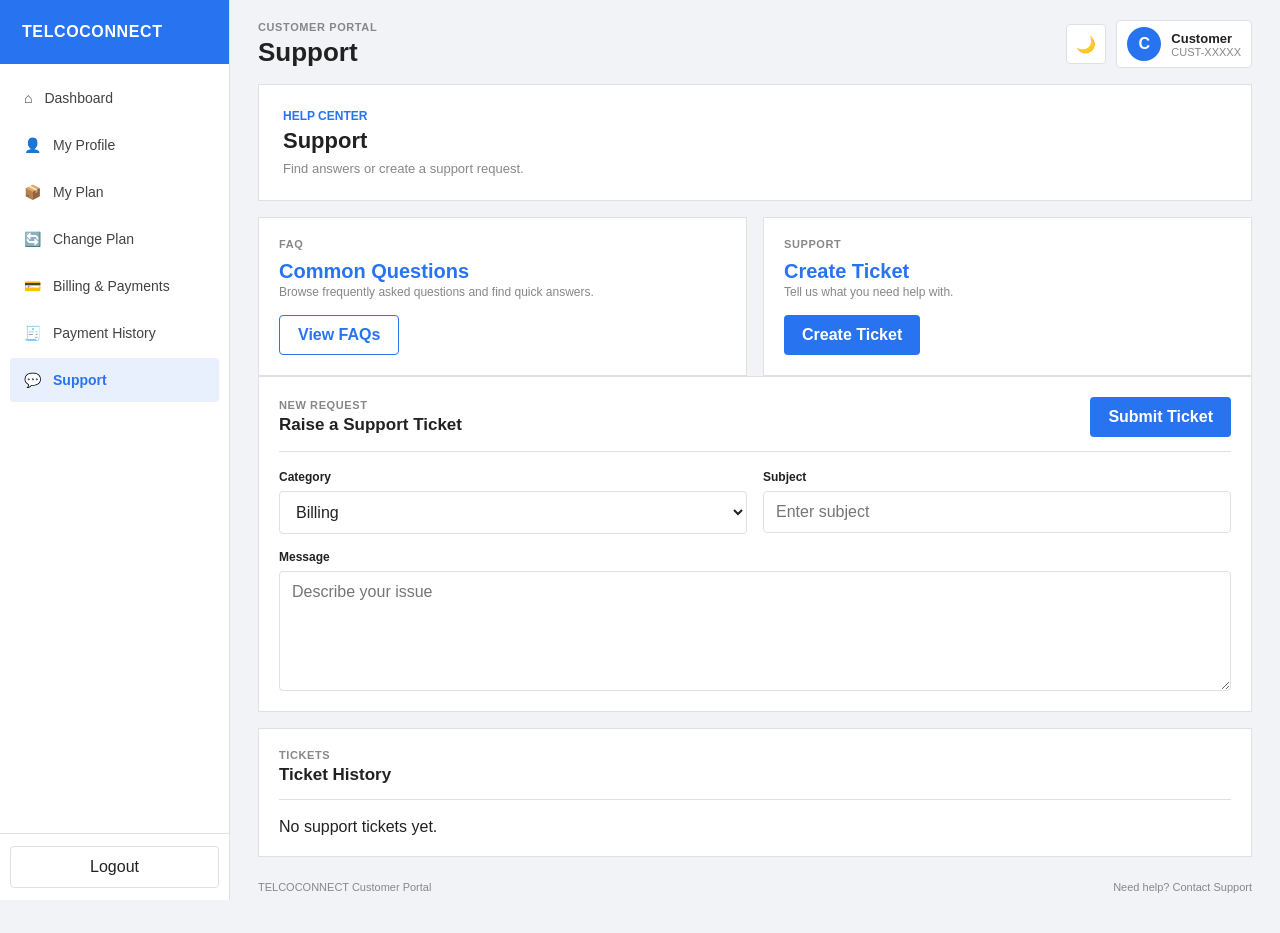
<file: customer-interface/support.html>
<!DOCTYPE html>
<html lang="en">

<head>

    <meta charset="UTF-8">

    <meta
        name="viewport"
        content="width=device-width, initial-scale=1.0"
    >

    <title>TelcoConnect - Support</title>

    <link
        rel="stylesheet"
        href="style.css"
    >

</head>


<body>

    <!-- =====================================================
         APPLICATION LAYOUT
    ====================================================== -->

    <div class="app-layout">


        <!-- =================================================
             SIDEBAR
        ================================================== -->

        <aside class="sidebar">

            <div class="brand">
                TELCOCONNECT
            </div>


            <nav class="nav">

                <!-- Dashboard -->
                <a
                    href="dashboard.html"
                >
                    ⌂
                    <span>
                        Dashboard
                    </span>
                </a>


                <!-- My Profile -->
                <a
                    href="profile.html"
                >
                    👤
                    <span>
                        My Profile
                    </span>
                </a>


                <!-- My Plan -->
                <a
                    href="plan.html"
                >
                    📦
                    <span>
                        My Plan
                    </span>
                </a>


                <!-- Change Plan -->
                <a
                    href="change-plan.html"
                >
                    🔄
                    <span>
                        Change Plan
                    </span>
                </a>


                <!-- Billing -->
                <a
                    href="billing.html"
                >
                    💳
                    <span>
                        Billing &amp; Payments
                    </span>
                </a>


                <!-- Payment History -->
                <a
                    href="payments.html"
                >
                    🧾
                    <span>
                        Payment History
                    </span>
                </a>


                <!-- Support -->
                <a
                    href="support.html"
                    class="active"
                >
                    💬
                    <span>
                        Support
                    </span>
                </a>

            </nav>


            <!-- Logout -->

            <div class="sidebar-bottom">

                <button
                    class="logout"
                    id="logoutButton"
                    type="button"
                >
                    Logout
                </button>

            </div>

        </aside>



        <!-- =================================================
             MAIN CONTENT
        ================================================== -->

        <main class="main">


            <!-- =================================================
                 TOP BAR
            ================================================== -->

            <header class="topbar">

                <div>

                    <div class="kicker">
                        CUSTOMER PORTAL
                    </div>

                    <h1>
                        Support
                    </h1>

                </div>


                <div class="top-right">

                    <!-- Theme -->

                    <button
                        class="icon-btn"
                        id="themeToggle"
                        type="button"
                        aria-label="Toggle theme"
                    >
                        🌙
                    </button>


                    <!-- Customer -->

                    <div class="profile-mini">

                        <div
                            class="avatar"
                            data-customer-name
                        >
                            C
                        </div>


                        <div>

                            <strong
                                data-customer-name
                            >
                                Customer
                            </strong>


                            <span
                                data-customer-id
                            >
                                CUST-XXXXX
                            </span>

                        </div>

                    </div>

                </div>

            </header>



            <!-- =================================================
                 PAGE INTRO
            ================================================== -->

            <section class="hero">

                <div class="accent">
                    HELP CENTER
                </div>


                <h2>
                    Support
                </h2>


                <p>
                    Find answers or create a support request.
                </p>

            </section>



            <!-- =================================================
                 SUPPORT OPTIONS
            ================================================== -->

            <section class="grid-2">


                <!-- FAQ -->

                <div class="card">

                    <div class="label">
                        FAQ
                    </div>


                    <div
                        class="value"
                        style="font-size:20px"
                    >
                        Common Questions
                    </div>


                    <div class="muted">
                        Browse frequently asked questions
                        and find quick answers.
                    </div>


                    <button
                        class="btn btn-secondary"
                        id="faqButton"
                        type="button"
                        style="margin-top:14px"
                    >
                        View FAQs
                    </button>

                </div>



                <!-- CREATE TICKET -->

                <div class="card">

                    <div class="label">
                        SUPPORT
                    </div>


                    <div
                        class="value"
                        style="font-size:20px"
                    >
                        Create Ticket
                    </div>


                    <div class="muted">
                        Tell us what you need help with.
                    </div>


                    <button
                        class="btn btn-primary"
                        id="createTicketButton"
                        type="button"
                        style="margin-top:14px"
                    >
                        Create Ticket
                    </button>

                </div>

            </section>



            <!-- =================================================
                 CREATE SUPPORT TICKET
            ================================================== -->

            <section
                class="panel"
                id="ticketBox"
            >

                <div class="panel-head">

                    <div>

                        <div class="kicker">
                            NEW REQUEST
                        </div>

                        <h3>
                            Raise a Support Ticket
                        </h3>

                    </div>


                    <button
                        class="btn btn-primary"
                        id="submitTicket"
                        type="button"
                    >
                        Submit Ticket
                    </button>

                </div>


                <div class="form-grid">


                    <!-- CATEGORY -->

                    <div class="field">

                        <label for="ticketCategory">
                            Category
                        </label>

                        <select
                            id="ticketCategory"
                        >

                            <option value="Billing">
                                Billing
                            </option>

                            <option value="Subscription">
                                Subscription
                            </option>

                            <option value="Technical">
                                Technical
                            </option>

                            <option value="Account">
                                Account
                            </option>

                            <option value="Other">
                                Other
                            </option>

                        </select>

                    </div>



                    <!-- SUBJECT -->

                    <div class="field">

                        <label for="ticketSubject">
                            Subject
                        </label>

                        <input
                            id="ticketSubject"
                            type="text"
                            placeholder="Enter subject"
                        >

                    </div>



                    <!-- MESSAGE -->

                    <div class="field full">

                        <label for="ticketMessage">
                            Message
                        </label>

                        <textarea
                            id="ticketMessage"
                            placeholder="Describe your issue"
                        ></textarea>

                    </div>

                </div>

            </section>



            <!-- =================================================
                 TICKET HISTORY
            ================================================== -->

            <section class="panel">

                <div class="panel-head">

                    <div>

                        <div class="kicker">
                            TICKETS
                        </div>

                        <h3>
                            Ticket History
                        </h3>

                    </div>

                </div>


                <div
                    id="ticketHistory"
                    class="empty"
                >
                    No support tickets yet.
                </div>

            </section>



            <!-- =================================================
                 FOOTER
            ================================================== -->

            <div class="footer">

                <span>
                    TELCOCONNECT Customer Portal
                </span>


                <span>
                    Need help?
                    Contact Support
                </span>

            </div>

        </main>

    </div>



    <!-- =====================================================
         SUPPORT PAGE JAVASCRIPT
    ====================================================== -->

    <script>

        document.addEventListener(
            "DOMContentLoaded",
            function () {


                /*
                 * =================================================
                 * FAQ BUTTON
                 * =================================================
                 */

                const faqButton =
                    document.getElementById(
                        "faqButton"
                    );


                faqButton.addEventListener(
                    "click",
                    function () {

                        alert(
                            "FAQ section will be connected later."
                        );

                    }
                );



                /*
                 * =================================================
                 * CREATE TICKET BUTTON
                 * =================================================
                 */

                const createTicketButton =
                    document.getElementById(
                        "createTicketButton"
                    );


                createTicketButton.addEventListener(
                    "click",
                    function () {

                        document
                            .getElementById(
                                "ticketBox"
                            )
                            .scrollIntoView({
                                behavior: "smooth"
                            });

                    }
                );



                /*
                 * =================================================
                 * SUBMIT TICKET
                 * =================================================
                 */

                const submitTicket =
                    document.getElementById(
                        "submitTicket"
                    );


                submitTicket.addEventListener(
                    "click",
                    function () {


                        const category =
                            document.getElementById(
                                "ticketCategory"
                            ).value;


                        const subject =
                            document.getElementById(
                                "ticketSubject"
                            ).value.trim();


                        const message =
                            document.getElementById(
                                "ticketMessage"
                            ).value.trim();


                        /*
                         * Validation
                         */

                        if (
                            !subject ||
                            !message
                        ) {

                            alert(
                                "Please enter a subject and message."
                            );

                            return;

                        }


                        /*
                         * Temporary frontend response
                         */

                        alert(
                            "Support ticket created successfully.\n\n" +
                            "Category: " +
                            category +
                            "\nSubject: " +
                            subject
                        );


                        /*
                         * Clear form
                         */

                        document.getElementById(
                            "ticketSubject"
                        ).value = "";


                        document.getElementById(
                            "ticketMessage"
                        ).value = "";

                    }
                );

            }

        );

    </script>



    <!-- =====================================================
         SHARED APPLICATION JAVASCRIPT
    ====================================================== -->

    <script src="app.js"></script>

</body>

</html>
</file>
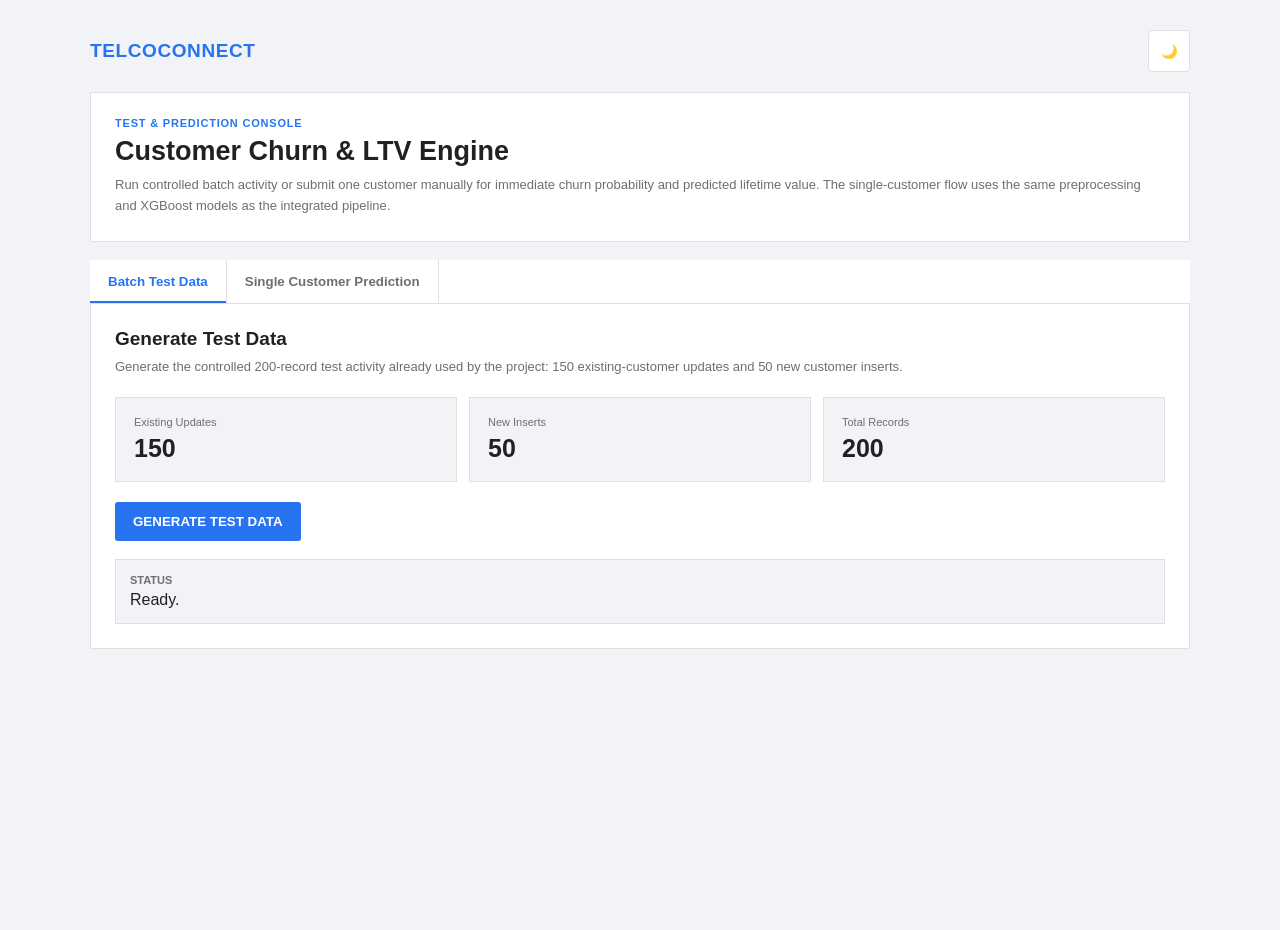
<file: customer-interface/test_console_single_customer.html>
<!DOCTYPE html>
<html lang="en">

<head>

    <meta charset="UTF-8">

    <meta
        name="viewport"
        content="width=device-width, initial-scale=1.0"
    >

    <title>
        TelcoConnect - Test & Prediction Console
    </title>

    <style>

        * {
            box-sizing: border-box;
            margin: 0;
            padding: 0;
        }

        :root {
            --blue: #2874f0;
            --blue-dark: #1d5fc4;
            --blue-light: #e8f0fe;
            --background: #f1f3f6;
            --card: #ffffff;
            --text: #212121;
            --muted: #6f6f6f;
            --border: #e0e0e0;
            --success: #2e7d32;
            --success-light: #e8f5e9;
            --danger: #d32f2f;
            --danger-light: #ffebee;
            --warning: #b26a00;
            --warning-light: #fff4e5;
        }

        body.dark {
            --blue-light: #17263f;
            --background: #111827;
            --card: #17202b;
            --text: #f4f6f8;
            --muted: #9ca3af;
            --border: #2d3748;
            --success-light: #15351b;
            --danger-light: #3b171a;
            --warning-light: #3c2b12;
        }

        body {
            min-height: 100vh;
            font-family: Arial, Helvetica, sans-serif;
            background: var(--background);
            color: var(--text);
        }

        .container {
            width: min(1100px, 94%);
            margin: 30px auto 50px;
        }

        .header {
            display: flex;
            justify-content: space-between;
            align-items: center;
            margin-bottom: 20px;
        }

        .brand {
            font-size: 19px;
            font-weight: 800;
            letter-spacing: 0.6px;
            color: var(--blue);
        }

        .theme-button {
            border: 1px solid var(--border);
            background: var(--card);
            color: var(--text);
            width: 42px;
            height: 42px;
            cursor: pointer;
            border-radius: 4px;
        }

        .hero {
            background: var(--card);
            border: 1px solid var(--border);
            padding: 24px;
            margin-bottom: 18px;
        }

        .hero-label {
            font-size: 11px;
            letter-spacing: 0.8px;
            font-weight: 700;
            color: var(--blue);
            margin-bottom: 7px;
        }

        .hero h1 {
            font-size: 27px;
            font-weight: 600;
            margin-bottom: 8px;
        }

        .hero p {
            font-size: 13px;
            line-height: 1.6;
            color: var(--muted);
        }

        .tabs {
            display: flex;
            border-bottom: 1px solid var(--border);
            background: var(--card);
        }

        .tab-button {
            border: 0;
            border-right: 1px solid var(--border);
            background: var(--card);
            color: var(--muted);
            padding: 14px 18px;
            font-weight: 700;
            cursor: pointer;
        }

        .tab-button.active {
            color: var(--blue);
            box-shadow: inset 0 -2px 0 var(--blue);
        }

        .tab-panel {
            display: none;
            background: var(--card);
            border: 1px solid var(--border);
            border-top: 0;
            padding: 24px;
        }

        .tab-panel.active {
            display: block;
        }

        .section-title {
            font-size: 19px;
            font-weight: 700;
            margin-bottom: 7px;
        }

        .section-description {
            color: var(--muted);
            font-size: 13px;
            line-height: 1.6;
            margin-bottom: 20px;
        }

        .batch-grid {
            display: grid;
            grid-template-columns: repeat(3, 1fr);
            gap: 12px;
            margin-bottom: 20px;
        }

        .summary-card {
            border: 1px solid var(--border);
            padding: 18px;
            background: var(--background);
        }

        .summary-label {
            display: block;
            color: var(--muted);
            font-size: 11px;
            margin-bottom: 6px;
        }

        .summary-value {
            font-size: 25px;
            font-weight: 700;
        }

        button.primary-button,
        button.secondary-button {
            padding: 12px 18px;
            border: 0;
            font-weight: 700;
            cursor: pointer;
            border-radius: 3px;
        }

        .primary-button {
            background: var(--blue);
            color: white;
        }

        .primary-button:hover {
            background: var(--blue-dark);
        }

        .secondary-button {
            background: var(--background);
            color: var(--text);
            border: 1px solid var(--border) !important;
        }

        .primary-button:disabled,
        .secondary-button:disabled {
            opacity: 0.6;
            cursor: not-allowed;
        }

        .status-box {
            margin-top: 18px;
            border: 1px solid var(--border);
            padding: 14px;
            background: var(--background);
        }

        .status-label {
            font-size: 11px;
            font-weight: 700;
            color: var(--muted);
            margin-bottom: 5px;
        }

        .status-ready {
            color: var(--text);
        }

        .status-success {
            color: var(--success);
        }

        .status-error {
            color: var(--danger);
        }

        .error-box {
            display: none;
            margin-top: 12px;
            padding: 12px;
            background: var(--danger-light);
            color: var(--danger);
            border: 1px solid #ef9a9a;
            font-size: 13px;
            line-height: 1.5;
        }

        .wizard-head {
            display: flex;
            justify-content: space-between;
            align-items: center;
            border-bottom: 1px solid var(--border);
            padding-bottom: 14px;
            margin-bottom: 20px;
        }

        .step-label {
            font-size: 12px;
            color: var(--muted);
            font-weight: 700;
        }

        .progress {
            height: 4px;
            background: var(--border);
            margin-bottom: 22px;
        }

        .progress-bar {
            height: 100%;
            width: 25%;
            background: var(--blue);
            transition: width 0.2s ease;
        }

        .form-step {
            display: none;
        }

        .form-step.active {
            display: block;
        }

        .step-title {
            font-size: 17px;
            margin-bottom: 5px;
            font-weight: 700;
        }

        .step-description {
            color: var(--muted);
            font-size: 12px;
            margin-bottom: 18px;
        }

        .form-grid {
            display: grid;
            grid-template-columns: repeat(2, 1fr);
            gap: 16px;
        }

        .field.full {
            grid-column: 1 / -1;
        }

        label {
            display: block;
            font-size: 12px;
            font-weight: 700;
            margin-bottom: 6px;
        }

        input,
        select {
            width: 100%;
            padding: 11px;
            border: 1px solid var(--border);
            background: var(--card);
            color: var(--text);
            font-size: 13px;
            border-radius: 3px;
            outline: none;
        }

        input:focus,
        select:focus {
            border-color: var(--blue);
        }

        .wizard-actions {
            display: flex;
            justify-content: space-between;
            gap: 10px;
            margin-top: 24px;
            border-top: 1px solid var(--border);
            padding-top: 18px;
        }

        .results {
            display: none;
            margin-top: 22px;
            border-top: 2px solid var(--blue);
            padding-top: 22px;
        }

        .results h3 {
            margin-bottom: 14px;
        }

        .prediction-grid {
            display: grid;
            grid-template-columns: repeat(4, 1fr);
            gap: 12px;
        }

        .prediction-card {
            border: 1px solid var(--border);
            padding: 18px;
            background: var(--background);
        }

        .prediction-label {
            color: var(--muted);
            font-size: 11px;
            margin-bottom: 7px;
        }

        .prediction-value {
            font-size: 23px;
            font-weight: 700;
        }

        .high {
            color: var(--danger);
        }

        .medium {
            color: var(--warning);
        }

        .low {
            color: var(--success);
        }

        .saved-message {
            margin-top: 14px;
            padding: 12px;
            background: var(--success-light);
            color: var(--success);
            border: 1px solid #a5d6a7;
            font-size: 13px;
        }

        .note {
            margin-top: 12px;
            color: var(--muted);
            font-size: 11px;
            line-height: 1.5;
        }

        @media (max-width: 760px) {

            .batch-grid,
            .prediction-grid,
            .form-grid {
                grid-template-columns: 1fr;
            }

            .tabs {
                flex-direction: column;
            }

            .tab-button {
                border-right: 0;
                border-bottom: 1px solid var(--border);
                text-align: left;
            }

        }

    </style>

</head>


<body>

    <div class="container">

        <header class="header">

            <div class="brand">
                TELCOCONNECT
            </div>

            <button
                type="button"
                class="theme-button"
                id="themeButton"
            >
                🌙
            </button>

        </header>


        <section class="hero">

            <div class="hero-label">
                TEST & PREDICTION CONSOLE
            </div>

            <h1>
                Customer Churn & LTV Engine
            </h1>

            <p>
                Run controlled batch activity or submit one customer
                manually for immediate churn probability and predicted
                lifetime value. The single-customer flow uses the same
                preprocessing and XGBoost models as the integrated pipeline.
            </p>

        </section>


        <div class="tabs">

            <button
                class="tab-button active"
                data-tab="batchPanel"
            >
                Batch Test Data
            </button>

            <button
                class="tab-button"
                data-tab="singlePanel"
            >
                Single Customer Prediction
            </button>

        </div>


        <!-- ====================================================
             BATCH PANEL
        ===================================================== -->

        <section
            class="tab-panel active"
            id="batchPanel"
        >

            <div class="section-title">
                Generate Test Data
            </div>

            <div class="section-description">
                Generate the controlled 200-record test activity already
                used by the project: 150 existing-customer updates and
                50 new customer inserts.
            </div>

            <div class="batch-grid">

                <div class="summary-card">
                    <span class="summary-label">
                        Existing Updates
                    </span>
                    <span class="summary-value">
                        150
                    </span>
                </div>

                <div class="summary-card">
                    <span class="summary-label">
                        New Inserts
                    </span>
                    <span class="summary-value">
                        50
                    </span>
                </div>

                <div class="summary-card">
                    <span class="summary-label">
                        Total Records
                    </span>
                    <span class="summary-value">
                        200
                    </span>
                </div>

            </div>

            <button
                type="button"
                class="primary-button"
                id="generateButton"
            >
                GENERATE TEST DATA
            </button>

            <div class="status-box">

                <div class="status-label">
                    STATUS
                </div>

                <div
                    id="statusText"
                    class="status-ready"
                >
                    Ready.
                </div>

            </div>

            <div
                id="batchError"
                class="error-box"
            ></div>

            <div
                id="batchResult"
                class="results"
            >

                <h3>
                    Database Generation Result
                </h3>

                <div class="prediction-grid">

                    <div class="prediction-card">
                        <div class="prediction-label">
                            Existing Updated
                        </div>
                        <div
                            class="prediction-value"
                            id="updatedResult"
                        >
                            0
                        </div>
                    </div>

                    <div class="prediction-card">
                        <div class="prediction-label">
                            New Inserted
                        </div>
                        <div
                            class="prediction-value"
                            id="insertedResult"
                        >
                            0
                        </div>
                    </div>

                    <div class="prediction-card">
                        <div class="prediction-label">
                            Total Affected
                        </div>
                        <div
                            class="prediction-value"
                            id="totalResult"
                        >
                            0
                        </div>
                    </div>

                </div>

            </div>

        </section>


        <!-- ====================================================
             SINGLE CUSTOMER PANEL
        ===================================================== -->

        <section
            class="tab-panel"
            id="singlePanel"
        >

            <div class="section-title">
                Single Customer Prediction
            </div>

            <div class="section-description">
                Enter one customer record through the guided form.
                After submission, the same preprocessing package and
                XGBoost models produce the churn result and predicted
                LTV, then the result is written to Neon PostgreSQL.
            </div>


            <div class="wizard-head">

                <strong id="wizardStepTitle">
                    Step 1 of 4
                </strong>

                <span
                    class="step-label"
                    id="wizardStepLabel"
                >
                    Customer Profile
                </span>

            </div>


            <div class="progress">

                <div
                    class="progress-bar"
                    id="progressBar"
                ></div>

            </div>


            <form id="singleCustomerForm">


                <!-- STEP 1 -->

                <div
                    class="form-step active"
                    data-step="0"
                >

                    <div class="step-title">
                        Customer Profile
                    </div>

                    <div class="step-description">
                        Basic customer information.
                    </div>

                    <div class="form-grid">

                        <div class="field full">

                            <label for="customerID">
                                Customer ID
                            </label>

                            <input
                                id="customerID"
                                name="customerID"
                                type="text"
                                placeholder="Example: MANUAL-0001"
                                required
                            >

                        </div>


                        <div class="field">

                            <label for="gender">
                                Gender
                            </label>

                            <select id="gender" required>
                                <option value="">
                                    Select
                                </option>
                                <option value="Male">
                                    Male
                                </option>
                                <option value="Female">
                                    Female
                                </option>
                            </select>

                        </div>


                        <div class="field">

                            <label for="SeniorCitizen">
                                Senior Citizen
                            </label>

                            <select id="SeniorCitizen" required>
                                <option value="">
                                    Select
                                </option>
                                <option value="0">
                                    No
                                </option>
                                <option value="1">
                                    Yes
                                </option>
                            </select>

                        </div>


                        <div class="field">

                            <label for="Partner">
                                Partner
                            </label>

                            <select id="Partner" required>
                                <option value="">
                                    Select
                                </option>
                                <option value="Yes">
                                    Yes
                                </option>
                                <option value="No">
                                    No
                                </option>
                            </select>

                        </div>


                        <div class="field">

                            <label for="Dependents">
                                Dependents
                            </label>

                            <select id="Dependents" required>
                                <option value="">
                                    Select
                                </option>
                                <option value="Yes">
                                    Yes
                                </option>
                                <option value="No">
                                    No
                                </option>
                            </select>

                        </div>

                    </div>

                </div>


                <!-- STEP 2 -->

                <div
                    class="form-step"
                    data-step="1"
                >

                    <div class="step-title">
                        Tenure & Phone
                    </div>

                    <div class="step-description">
                        Customer tenure and phone-service details.
                    </div>

                    <div class="form-grid">

                        <div class="field">

                            <label for="tenure">
                                Tenure (months)
                            </label>

                            <input
                                id="tenure"
                                type="number"
                                min="0"
                                max="72"
                                placeholder="Example: 24"
                                required
                            >

                        </div>


                        <div class="field">

                            <label for="PhoneService">
                                Phone Service
                            </label>

                            <select id="PhoneService" required>
                                <option value="">
                                    Select
                                </option>
                                <option value="Yes">
                                    Yes
                                </option>
                                <option value="No">
                                    No
                                </option>
                            </select>

                        </div>


                        <div class="field">

                            <label for="MultipleLines">
                                Multiple Lines
                            </label>

                            <select id="MultipleLines" required>
                                <option value="">
                                    Select
                                </option>
                                <option value="Yes">
                                    Yes
                                </option>
                                <option value="No">
                                    No
                                </option>
                                <option value="No phone service">
                                    No phone service
                                </option>
                            </select>

                        </div>

                    </div>

                </div>


                <!-- STEP 3 -->

                <div
                    class="form-step"
                    data-step="2"
                >

                    <div class="step-title">
                        Services
                    </div>

                    <div class="step-description">
                        Internet and subscribed service features.
                    </div>

                    <div class="form-grid">

                        <div class="field">

                            <label for="InternetService">
                                Internet Service
                            </label>

                            <select id="InternetService" required>
                                <option value="">
                                    Select
                                </option>
                                <option value="DSL">
                                    DSL
                                </option>
                                <option value="Fiber optic">
                                    Fiber optic
                                </option>
                                <option value="No">
                                    No
                                </option>
                            </select>

                        </div>


                        <div class="field">

                            <label for="OnlineSecurity">
                                Online Security
                            </label>

                            <select id="OnlineSecurity" required>
                                <option value="">
                                    Select
                                </option>
                                <option value="Yes">
                                    Yes
                                </option>
                                <option value="No">
                                    No
                                </option>
                            </select>

                        </div>


                        <div class="field">

                            <label for="OnlineBackup">
                                Online Backup
                            </label>

                            <select id="OnlineBackup" required>
                                <option value="">
                                    Select
                                </option>
                                <option value="Yes">
                                    Yes
                                </option>
                                <option value="No">
                                    No
                                </option>
                            </select>

                        </div>


                        <div class="field">

                            <label for="DeviceProtection">
                                Device Protection
                            </label>

                            <select id="DeviceProtection" required>
                                <option value="">
                                    Select
                                </option>
                                <option value="Yes">
                                    Yes
                                </option>
                                <option value="No">
                                    No
                                </option>
                            </select>

                        </div>


                        <div class="field">

                            <label for="TechSupport">
                                Tech Support
                            </label>

                            <select id="TechSupport" required>
                                <option value="">
                                    Select
                                </option>
                                <option value="Yes">
                                    Yes
                                </option>
                                <option value="No">
                                    No
                                </option>
                            </select>

                        </div>


                        <div class="field">

                            <label for="StreamingTV">
                                Streaming TV
                            </label>

                            <select id="StreamingTV" required>
                                <option value="">
                                    Select
                                </option>
                                <option value="Yes">
                                    Yes
                                </option>
                                <option value="No">
                                    No
                                </option>
                            </select>

                        </div>


                        <div class="field">

                            <label for="StreamingMovies">
                                Streaming Movies
                            </label>

                            <select id="StreamingMovies" required>
                                <option value="">
                                    Select
                                </option>
                                <option value="Yes">
                                    Yes
                                </option>
                                <option value="No">
                                    No
                                </option>
                            </select>

                        </div>


                        <div class="field">

                            <label for="TotalServices">
                                Total Services
                            </label>

                            <input
                                id="TotalServices"
                                type="number"
                                min="0"
                                max="10"
                                placeholder="Example: 4"
                                required
                            >

                        </div>

                    </div>

                </div>


                <!-- STEP 4 -->

                <div
                    class="form-step"
                    data-step="3"
                >

                    <div class="step-title">
                        Contract & Billing
                    </div>

                    <div class="step-description">
                        Contract, payment and charge information.
                    </div>

                    <div class="form-grid">

                        <div class="field">

                            <label for="Contract">
                                Contract
                            </label>

                            <select id="Contract" required>
                                <option value="">
                                    Select
                                </option>
                                <option value="Month-to-month">
                                    Month-to-month
                                </option>
                                <option value="One year">
                                    One year
                                </option>
                                <option value="Two year">
                                    Two year
                                </option>
                            </select>

                        </div>


                        <div class="field">

                            <label for="PaperlessBilling">
                                Paperless Billing
                            </label>

                            <select id="PaperlessBilling" required>
                                <option value="">
                                    Select
                                </option>
                                <option value="Yes">
                                    Yes
                                </option>
                                <option value="No">
                                    No
                                </option>
                            </select>

                        </div>


                        <div class="field">

                            <label for="PaymentMethod">
                                Payment Method
                            </label>

                            <select id="PaymentMethod" required>
                                <option value="">
                                    Select
                                </option>
                                <option value="Electronic check">
                                    Electronic check
                                </option>
                                <option value="Mailed check">
                                    Mailed check
                                </option>
                                <option value="Bank transfer (automatic)">
                                    Bank transfer (automatic)
                                </option>
                                <option value="Credit card (automatic)">
                                    Credit card (automatic)
                                </option>
                            </select>

                        </div>


                        <div class="field">

                            <label for="MonthlyCharges">
                                Monthly Charges
                            </label>

                            <input
                                id="MonthlyCharges"
                                type="number"
                                min="0"
                                step="0.01"
                                placeholder="Example: 79.95"
                                required
                            >

                        </div>


                        <div class="field">

                            <label for="TotalCharges">
                                Total Charges
                            </label>

                            <input
                                id="TotalCharges"
                                type="number"
                                min="0"
                                step="0.01"
                                placeholder="Example: 1850.50"
                                required
                            >

                        </div>

                    </div>

                </div>


                <div class="wizard-actions">

                    <button
                        type="button"
                        class="secondary-button"
                        id="previousButton"
                    >
                        BACK
                    </button>

                    <button
                        type="button"
                        class="primary-button"
                        id="nextButton"
                    >
                        NEXT
                    </button>

                </div>

            </form>


            <div
                id="singleError"
                class="error-box"
            ></div>


            <!-- ==================================================
                 PREDICTION RESULT
            =================================================== -->

            <div
                id="predictionResults"
                class="results"
            >

                <h3>
                    Prediction Result
                </h3>

                <div class="prediction-grid">

                    <div class="prediction-card">

                        <div class="prediction-label">
                            Customer
                        </div>

                        <div
                            class="prediction-value"
                            id="resultCustomer"
                        >
                            —
                        </div>

                    </div>


                    <div class="prediction-card">

                        <div class="prediction-label">
                            Churn Probability
                        </div>

                        <div
                            class="prediction-value"
                            id="resultProbability"
                        >
                            —
                        </div>

                    </div>


                    <div class="prediction-card">

                        <div class="prediction-label">
                            Risk Level
                        </div>

                        <div
                            class="prediction-value"
                            id="resultRisk"
                        >
                            —
                        </div>

                    </div>


                    <div class="prediction-card">

                        <div class="prediction-label">
                            Predicted LTV
                        </div>

                        <div
                            class="prediction-value"
                            id="resultLTV"
                        >
                            —
                        </div>

                    </div>

                </div>


                <div class="saved-message">
                    Prediction completed and saved to PostgreSQL.
                    The manager dashboard can now read this customer's
                    updated prediction.
                </div>

                <div class="note">
                    Churn classification uses the project's 0.50 model
                    threshold. Risk level shown here uses the dashboard
                    interpretation: High ≥ 70%, Medium ≥ 40%, otherwise Low.
                </div>

            </div>

        </section>

    </div>


    <script>

        const API_BASE =
            "http://127.0.0.1:8000";


        // ====================================================
        // THEME
        // ====================================================

        const themeButton =
            document.getElementById(
                "themeButton"
            );

        function applyTheme(theme) {

            if (theme === "dark") {

                document.body.classList.add(
                    "dark"
                );

                themeButton.textContent =
                    "☀️";

            } else {

                document.body.classList.remove(
                    "dark"
                );

                themeButton.textContent =
                    "🌙";
            }
        }

        const savedTheme =
            localStorage.getItem(
                "customerTheme"
            );

        applyTheme(
            savedTheme === "dark"
                ? "dark"
                : "light"
        );

        themeButton.addEventListener(
            "click",
            function () {

                const isDark =
                    document.body.classList.contains(
                        "dark"
                    );

                const newTheme =
                    isDark
                        ? "light"
                        : "dark";

                localStorage.setItem(
                    "customerTheme",
                    newTheme
                );

                applyTheme(
                    newTheme
                );
            }
        );


        // ====================================================
        // TABS
        // ====================================================

        const tabButtons =
            document.querySelectorAll(
                ".tab-button"
            );

        const tabPanels =
            document.querySelectorAll(
                ".tab-panel"
            );

        tabButtons.forEach(
            function (button) {

                button.addEventListener(
                    "click",
                    function () {

                        tabButtons.forEach(
                            function (item) {
                                item.classList.remove(
                                    "active"
                                );
                            }
                        );

                        tabPanels.forEach(
                            function (panel) {
                                panel.classList.remove(
                                    "active"
                                );
                            }
                        );

                        button.classList.add(
                            "active"
                        );

                        document.getElementById(
                            button.dataset.tab
                        ).classList.add(
                            "active"
                        );

                    }
                );
            }
        );


        // ====================================================
        // BATCH TEST GENERATOR
        // ====================================================

        const generateButton =
            document.getElementById(
                "generateButton"
            );

        const statusText =
            document.getElementById(
                "statusText"
            );

        const batchResult =
            document.getElementById(
                "batchResult"
            );

        const batchError =
            document.getElementById(
                "batchError"
            );

        generateButton.addEventListener(
            "click",
            async function () {

                batchError.style.display =
                    "none";

                batchResult.style.display =
                    "none";

                generateButton.disabled =
                    true;

                generateButton.textContent =
                    "GENERATING...";

                statusText.className =
                    "status-ready";

                statusText.textContent =
                    "Sending request to FastAPI...";

                try {

                    const response =
                        await fetch(
                            API_BASE +
                            "/generate-test-data",
                            {
                                method: "POST",
                                headers: {
                                    "Content-Type":
                                        "application/json"
                                }
                            }
                        );

                    if (!response.ok) {
                        throw new Error(
                            "FastAPI returned HTTP " +
                            response.status
                        );
                    }

                    const data =
                        await response.json();

                    if (data.success !== true) {
                        throw new Error(
                            "Test data generation failed."
                        );
                    }

                    document.getElementById(
                        "updatedResult"
                    ).textContent =
                        data.updated;

                    document.getElementById(
                        "insertedResult"
                    ).textContent =
                        data.inserted;

                    document.getElementById(
                        "totalResult"
                    ).textContent =
                        data.total;

                    batchResult.style.display =
                        "block";

                    statusText.className =
                        "status-success";

                    statusText.textContent =
                        "Test data generated successfully.";

                } catch (error) {

                    console.error(
                        "Generation error:",
                        error
                    );

                    statusText.className =
                        "status-error";

                    statusText.textContent =
                        "Generation failed.";

                    batchError.style.display =
                        "block";

                    batchError.textContent =
                        error.message;

                } finally {

                    generateButton.disabled =
                        false;

                    generateButton.textContent =
                        "GENERATE TEST DATA";
                }

            }
        );


        // ====================================================
        // SINGLE CUSTOMER WIZARD
        // ====================================================

        const steps =
            document.querySelectorAll(
                ".form-step"
            );

        const nextButton =
            document.getElementById(
                "nextButton"
            );

        const previousButton =
            document.getElementById(
                "previousButton"
            );

        const wizardStepTitle =
            document.getElementById(
                "wizardStepTitle"
            );

        const wizardStepLabel =
            document.getElementById(
                "wizardStepLabel"
            );

        const progressBar =
            document.getElementById(
                "progressBar"
            );

        const singleError =
            document.getElementById(
                "singleError"
            );

        const predictionResults =
            document.getElementById(
                "predictionResults"
            );

        let currentStep = 0;

        const stepNames = [
            "Customer Profile",
            "Tenure & Phone",
            "Services",
            "Contract & Billing"
        ];


        function validateCurrentStep() {

            const current =
                steps[currentStep];

            const fields =
                current.querySelectorAll(
                    "input, select"
                );

            for (
                const field of fields
            ) {

                if (!field.checkValidity()) {

                    field.reportValidity();

                    return false;
                }
            }

            return true;
        }


        function showStep(stepIndex) {

            steps.forEach(
                function (step, index) {

                    step.classList.toggle(
                        "active",
                        index === stepIndex
                    );
                }
            );

            wizardStepTitle.textContent =
                "Step " +
                (stepIndex + 1) +
                " of 4";

            wizardStepLabel.textContent =
                stepNames[stepIndex];

            progressBar.style.width =
                ((stepIndex + 1) / 4 * 100) +
                "%";

            previousButton.disabled =
                stepIndex === 0;

            if (stepIndex === steps.length - 1) {

                nextButton.textContent =
                    "RUN PREDICTION";

            } else {

                nextButton.textContent =
                    "NEXT";
            }
        }


        previousButton.addEventListener(
            "click",
            function () {

                if (currentStep > 0) {

                    currentStep -= 1;

                    showStep(
                        currentStep
                    );
                }
            }
        );


        function getValue(id) {
            return document.getElementById(id).value;
        }


        function createPayload() {

            return {

                customerID:
                    getValue("customerID"),

                gender:
                    getValue("gender"),

                SeniorCitizen:
                    Number(
                        getValue("SeniorCitizen")
                    ),

                Partner:
                    getValue("Partner"),

                Dependents:
                    getValue("Dependents"),

                tenure:
                    Number(
                        getValue("tenure")
                    ),

                PhoneService:
                    getValue("PhoneService"),

                MultipleLines:
                    getValue("MultipleLines"),

                InternetService:
                    getValue("InternetService"),

                OnlineSecurity:
                    getValue("OnlineSecurity"),

                OnlineBackup:
                    getValue("OnlineBackup"),

                DeviceProtection:
                    getValue("DeviceProtection"),

                TechSupport:
                    getValue("TechSupport"),

                StreamingTV:
                    getValue("StreamingTV"),

                StreamingMovies:
                    getValue("StreamingMovies"),

                Contract:
                    getValue("Contract"),

                PaperlessBilling:
                    getValue("PaperlessBilling"),

                PaymentMethod:
                    getValue("PaymentMethod"),

                MonthlyCharges:
                    Number(
                        getValue("MonthlyCharges")
                    ),

                TotalCharges:
                    Number(
                        getValue("TotalCharges")
                    ),

                TotalServices:
                    Number(
                        getValue("TotalServices")
                    )
            };
        }


        async function runPrediction() {

            singleError.style.display =
                "none";

            predictionResults.style.display =
                "none";

            nextButton.disabled =
                true;

            previousButton.disabled =
                true;

            nextButton.textContent =
                "PREDICTING...";

            try {

                const response =
                    await fetch(
                        API_BASE +
                        "/predict-single-customer",
                        {
                            method: "POST",
                            headers: {
                                "Content-Type":
                                    "application/json"
                            },
                            body: JSON.stringify(
                                createPayload()
                            )
                        }
                    );

                const data =
                    await response.json();

                if (!response.ok) {

                    throw new Error(
                        data.detail ||
                        "Single-customer prediction failed."
                    );
                }


                document.getElementById(
                    "resultCustomer"
                ).textContent =
                    data.customerid;


                document.getElementById(
                    "resultProbability"
                ).textContent =
                    (
                        data.churn_probability *
                        100
                    ).toFixed(2) +
                    "%";


                const resultRisk =
                    document.getElementById(
                        "resultRisk"
                    );

                resultRisk.textContent =
                    data.risk_level;

                resultRisk.className =
                    "prediction-value " +
                    data.risk_level.toLowerCase();


                document.getElementById(
                    "resultLTV"
                ).textContent =
                    "₹" +
                    Number(
                        data.predicted_ltv
                    ).toLocaleString(
                        "en-IN",
                        {
                            minimumFractionDigits: 2,
                            maximumFractionDigits: 2
                        }
                    );


                predictionResults.style.display =
                    "block";


                nextButton.disabled =
                    false;

                previousButton.disabled =
                    false;

                nextButton.textContent =
                    "RUN PREDICTION";


                predictionResults.scrollIntoView({
                    behavior: "smooth",
                    block: "start"
                });

            } catch (error) {

                console.error(
                    "Prediction error:",
                    error
                );

                singleError.style.display =
                    "block";

                singleError.textContent =
                    error.message;

                nextButton.disabled =
                    false;

                previousButton.disabled =
                    currentStep === 0;

                nextButton.textContent =
                    "RUN PREDICTION";
            }

        }


        nextButton.addEventListener(
            "click",
            function () {

                if (!validateCurrentStep()) {
                    return;
                }

                if (
                    currentStep <
                    steps.length - 1
                ) {

                    currentStep += 1;

                    showStep(
                        currentStep
                    );

                    return;
                }

                runPrediction();

            }
        );


        showStep(0);

    </script>

</body>

</html>
</file>
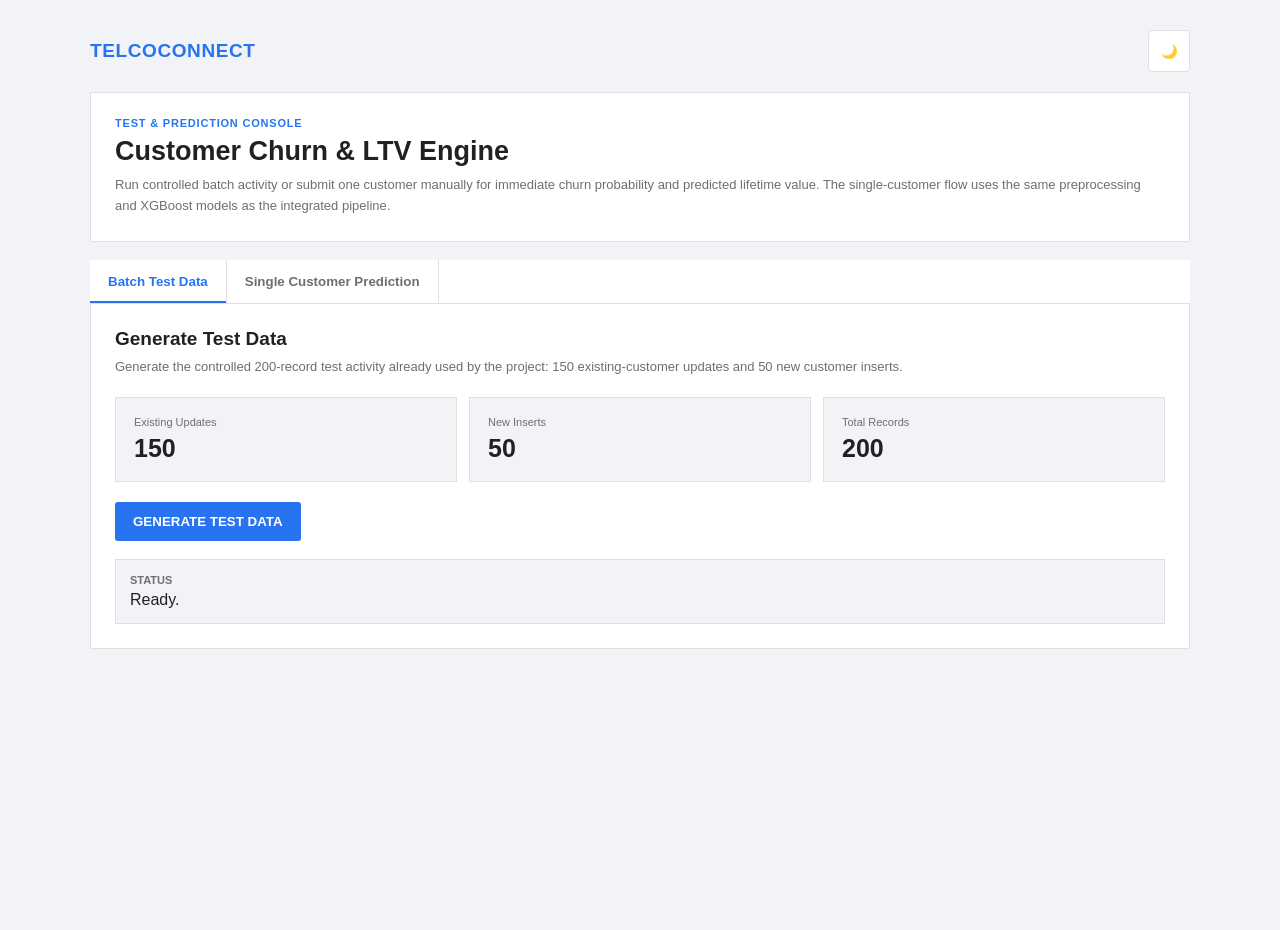
<file: frontend/test_console_single_customer.html>
<!DOCTYPE html>
<html lang="en">

<head>

    <meta charset="UTF-8">

    <meta
        name="viewport"
        content="width=device-width, initial-scale=1.0"
    >

    <title>
        TelcoConnect - Test & Prediction Console
    </title>

    <style>

        * {
            box-sizing: border-box;
            margin: 0;
            padding: 0;
        }

        :root {
            --blue: #2874f0;
            --blue-dark: #1d5fc4;
            --blue-light: #e8f0fe;
            --background: #f1f3f6;
            --card: #ffffff;
            --text: #212121;
            --muted: #6f6f6f;
            --border: #e0e0e0;
            --success: #2e7d32;
            --success-light: #e8f5e9;
            --danger: #d32f2f;
            --danger-light: #ffebee;
            --warning: #b26a00;
            --warning-light: #fff4e5;
        }

        body.dark {
            --blue-light: #17263f;
            --background: #111827;
            --card: #17202b;
            --text: #f4f6f8;
            --muted: #9ca3af;
            --border: #2d3748;
            --success-light: #15351b;
            --danger-light: #3b171a;
            --warning-light: #3c2b12;
        }

        body {
            min-height: 100vh;
            font-family: Arial, Helvetica, sans-serif;
            background: var(--background);
            color: var(--text);
        }

        .container {
            width: min(1100px, 94%);
            margin: 30px auto 50px;
        }

        .header {
            display: flex;
            justify-content: space-between;
            align-items: center;
            margin-bottom: 20px;
        }

        .brand {
            font-size: 19px;
            font-weight: 800;
            letter-spacing: 0.6px;
            color: var(--blue);
        }

        .theme-button {
            border: 1px solid var(--border);
            background: var(--card);
            color: var(--text);
            width: 42px;
            height: 42px;
            cursor: pointer;
            border-radius: 4px;
        }

        .hero {
            background: var(--card);
            border: 1px solid var(--border);
            padding: 24px;
            margin-bottom: 18px;
        }

        .hero-label {
            font-size: 11px;
            letter-spacing: 0.8px;
            font-weight: 700;
            color: var(--blue);
            margin-bottom: 7px;
        }

        .hero h1 {
            font-size: 27px;
            font-weight: 600;
            margin-bottom: 8px;
        }

        .hero p {
            font-size: 13px;
            line-height: 1.6;
            color: var(--muted);
        }

        .tabs {
            display: flex;
            border-bottom: 1px solid var(--border);
            background: var(--card);
        }

        .tab-button {
            border: 0;
            border-right: 1px solid var(--border);
            background: var(--card);
            color: var(--muted);
            padding: 14px 18px;
            font-weight: 700;
            cursor: pointer;
        }

        .tab-button.active {
            color: var(--blue);
            box-shadow: inset 0 -2px 0 var(--blue);
        }

        .tab-panel {
            display: none;
            background: var(--card);
            border: 1px solid var(--border);
            border-top: 0;
            padding: 24px;
        }

        .tab-panel.active {
            display: block;
        }

        .section-title {
            font-size: 19px;
            font-weight: 700;
            margin-bottom: 7px;
        }

        .section-description {
            color: var(--muted);
            font-size: 13px;
            line-height: 1.6;
            margin-bottom: 20px;
        }

        .batch-grid {
            display: grid;
            grid-template-columns: repeat(3, 1fr);
            gap: 12px;
            margin-bottom: 20px;
        }

        .summary-card {
            border: 1px solid var(--border);
            padding: 18px;
            background: var(--background);
        }

        .summary-label {
            display: block;
            color: var(--muted);
            font-size: 11px;
            margin-bottom: 6px;
        }

        .summary-value {
            font-size: 25px;
            font-weight: 700;
        }

        button.primary-button,
        button.secondary-button {
            padding: 12px 18px;
            border: 0;
            font-weight: 700;
            cursor: pointer;
            border-radius: 3px;
        }

        .primary-button {
            background: var(--blue);
            color: white;
        }

        .primary-button:hover {
            background: var(--blue-dark);
        }

        .secondary-button {
            background: var(--background);
            color: var(--text);
            border: 1px solid var(--border) !important;
        }

        .primary-button:disabled,
        .secondary-button:disabled {
            opacity: 0.6;
            cursor: not-allowed;
        }

        .status-box {
            margin-top: 18px;
            border: 1px solid var(--border);
            padding: 14px;
            background: var(--background);
        }

        .status-label {
            font-size: 11px;
            font-weight: 700;
            color: var(--muted);
            margin-bottom: 5px;
        }

        .status-ready {
            color: var(--text);
        }

        .status-success {
            color: var(--success);
        }

        .status-error {
            color: var(--danger);
        }

        .error-box {
            display: none;
            margin-top: 12px;
            padding: 12px;
            background: var(--danger-light);
            color: var(--danger);
            border: 1px solid #ef9a9a;
            font-size: 13px;
            line-height: 1.5;
        }

        .wizard-head {
            display: flex;
            justify-content: space-between;
            align-items: center;
            border-bottom: 1px solid var(--border);
            padding-bottom: 14px;
            margin-bottom: 20px;
        }

        .step-label {
            font-size: 12px;
            color: var(--muted);
            font-weight: 700;
        }

        .progress {
            height: 4px;
            background: var(--border);
            margin-bottom: 22px;
        }

        .progress-bar {
            height: 100%;
            width: 25%;
            background: var(--blue);
            transition: width 0.2s ease;
        }

        .form-step {
            display: none;
        }

        .form-step.active {
            display: block;
        }

        .step-title {
            font-size: 17px;
            margin-bottom: 5px;
            font-weight: 700;
        }

        .step-description {
            color: var(--muted);
            font-size: 12px;
            margin-bottom: 18px;
        }

        .form-grid {
            display: grid;
            grid-template-columns: repeat(2, 1fr);
            gap: 16px;
        }

        .field.full {
            grid-column: 1 / -1;
        }

        label {
            display: block;
            font-size: 12px;
            font-weight: 700;
            margin-bottom: 6px;
        }

        input,
        select {
            width: 100%;
            padding: 11px;
            border: 1px solid var(--border);
            background: var(--card);
            color: var(--text);
            font-size: 13px;
            border-radius: 3px;
            outline: none;
        }

        input:focus,
        select:focus {
            border-color: var(--blue);
        }

        .wizard-actions {
            display: flex;
            justify-content: space-between;
            gap: 10px;
            margin-top: 24px;
            border-top: 1px solid var(--border);
            padding-top: 18px;
        }

        .results {
            display: none;
            margin-top: 22px;
            border-top: 2px solid var(--blue);
            padding-top: 22px;
        }

        .results h3 {
            margin-bottom: 14px;
        }

        .prediction-grid {
            display: grid;
            grid-template-columns: repeat(4, 1fr);
            gap: 12px;
        }

        .prediction-card {
            border: 1px solid var(--border);
            padding: 18px;
            background: var(--background);
        }

        .prediction-label {
            color: var(--muted);
            font-size: 11px;
            margin-bottom: 7px;
        }

        .prediction-value {
            font-size: 23px;
            font-weight: 700;
        }

        .high {
            color: var(--danger);
        }

        .medium {
            color: var(--warning);
        }

        .low {
            color: var(--success);
        }

        .saved-message {
            margin-top: 14px;
            padding: 12px;
            background: var(--success-light);
            color: var(--success);
            border: 1px solid #a5d6a7;
            font-size: 13px;
        }

        .note {
            margin-top: 12px;
            color: var(--muted);
            font-size: 11px;
            line-height: 1.5;
        }

        @media (max-width: 760px) {

            .batch-grid,
            .prediction-grid,
            .form-grid {
                grid-template-columns: 1fr;
            }

            .tabs {
                flex-direction: column;
            }

            .tab-button {
                border-right: 0;
                border-bottom: 1px solid var(--border);
                text-align: left;
            }

        }

    </style>

</head>


<body>

    <div class="container">

        <header class="header">

            <div class="brand">
                TELCOCONNECT
            </div>

            <button
                type="button"
                class="theme-button"
                id="themeButton"
            >
                🌙
            </button>

        </header>


        <section class="hero">

            <div class="hero-label">
                TEST & PREDICTION CONSOLE
            </div>

            <h1>
                Customer Churn & LTV Engine
            </h1>

            <p>
                Run controlled batch activity or submit one customer
                manually for immediate churn probability and predicted
                lifetime value. The single-customer flow uses the same
                preprocessing and XGBoost models as the integrated pipeline.
            </p>

        </section>


        <div class="tabs">

            <button
                class="tab-button active"
                data-tab="batchPanel"
            >
                Batch Test Data
            </button>

            <button
                class="tab-button"
                data-tab="singlePanel"
            >
                Single Customer Prediction
            </button>

        </div>


        <!-- ====================================================
             BATCH PANEL
        ===================================================== -->

        <section
            class="tab-panel active"
            id="batchPanel"
        >

            <div class="section-title">
                Generate Test Data
            </div>

            <div class="section-description">
                Generate the controlled 200-record test activity already
                used by the project: 150 existing-customer updates and
                50 new customer inserts.
            </div>

            <div class="batch-grid">

                <div class="summary-card">
                    <span class="summary-label">
                        Existing Updates
                    </span>
                    <span class="summary-value">
                        150
                    </span>
                </div>

                <div class="summary-card">
                    <span class="summary-label">
                        New Inserts
                    </span>
                    <span class="summary-value">
                        50
                    </span>
                </div>

                <div class="summary-card">
                    <span class="summary-label">
                        Total Records
                    </span>
                    <span class="summary-value">
                        200
                    </span>
                </div>

            </div>

            <button
                type="button"
                class="primary-button"
                id="generateButton"
            >
                GENERATE TEST DATA
            </button>

            <div class="status-box">

                <div class="status-label">
                    STATUS
                </div>

                <div
                    id="statusText"
                    class="status-ready"
                >
                    Ready.
                </div>

            </div>

            <div
                id="batchError"
                class="error-box"
            ></div>

            <div
                id="batchResult"
                class="results"
            >

                <h3>
                    Database Generation Result
                </h3>

                <div class="prediction-grid">

                    <div class="prediction-card">
                        <div class="prediction-label">
                            Existing Updated
                        </div>
                        <div
                            class="prediction-value"
                            id="updatedResult"
                        >
                            0
                        </div>
                    </div>

                    <div class="prediction-card">
                        <div class="prediction-label">
                            New Inserted
                        </div>
                        <div
                            class="prediction-value"
                            id="insertedResult"
                        >
                            0
                        </div>
                    </div>

                    <div class="prediction-card">
                        <div class="prediction-label">
                            Total Affected
                        </div>
                        <div
                            class="prediction-value"
                            id="totalResult"
                        >
                            0
                        </div>
                    </div>

                </div>

            </div>

        </section>


        <!-- ====================================================
             SINGLE CUSTOMER PANEL
        ===================================================== -->

        <section
            class="tab-panel"
            id="singlePanel"
        >

            <div class="section-title">
                Single Customer Prediction
            </div>

            <div class="section-description">
                Enter one customer record through the guided form.
                After submission, the same preprocessing package and
                XGBoost models produce the churn result and predicted
                LTV, then the result is written to Neon PostgreSQL.
            </div>


            <div class="wizard-head">

                <strong id="wizardStepTitle">
                    Step 1 of 4
                </strong>

                <span
                    class="step-label"
                    id="wizardStepLabel"
                >
                    Customer Profile
                </span>

            </div>


            <div class="progress">

                <div
                    class="progress-bar"
                    id="progressBar"
                ></div>

            </div>


            <form id="singleCustomerForm">


                <!-- STEP 1 -->

                <div
                    class="form-step active"
                    data-step="0"
                >

                    <div class="step-title">
                        Customer Profile
                    </div>

                    <div class="step-description">
                        Basic customer information.
                    </div>

                    <div class="form-grid">

                        <div class="field full">

                            <label for="customerID">
                                Customer ID
                            </label>

                            <input
                                id="customerID"
                                name="customerID"
                                type="text"
                                placeholder="Example: MANUAL-0001"
                                required
                            >

                        </div>


                        <div class="field">

                            <label for="gender">
                                Gender
                            </label>

                            <select id="gender" required>
                                <option value="">
                                    Select
                                </option>
                                <option value="Male">
                                    Male
                                </option>
                                <option value="Female">
                                    Female
                                </option>
                            </select>

                        </div>


                        <div class="field">

                            <label for="SeniorCitizen">
                                Senior Citizen
                            </label>

                            <select id="SeniorCitizen" required>
                                <option value="">
                                    Select
                                </option>
                                <option value="0">
                                    No
                                </option>
                                <option value="1">
                                    Yes
                                </option>
                            </select>

                        </div>


                        <div class="field">

                            <label for="Partner">
                                Partner
                            </label>

                            <select id="Partner" required>
                                <option value="">
                                    Select
                                </option>
                                <option value="Yes">
                                    Yes
                                </option>
                                <option value="No">
                                    No
                                </option>
                            </select>

                        </div>


                        <div class="field">

                            <label for="Dependents">
                                Dependents
                            </label>

                            <select id="Dependents" required>
                                <option value="">
                                    Select
                                </option>
                                <option value="Yes">
                                    Yes
                                </option>
                                <option value="No">
                                    No
                                </option>
                            </select>

                        </div>

                    </div>

                </div>


                <!-- STEP 2 -->

                <div
                    class="form-step"
                    data-step="1"
                >

                    <div class="step-title">
                        Tenure & Phone
                    </div>

                    <div class="step-description">
                        Customer tenure and phone-service details.
                    </div>

                    <div class="form-grid">

                        <div class="field">

                            <label for="tenure">
                                Tenure (months)
                            </label>

                            <input
                                id="tenure"
                                type="number"
                                min="0"
                                max="72"
                                placeholder="Example: 24"
                                required
                            >

                        </div>


                        <div class="field">

                            <label for="PhoneService">
                                Phone Service
                            </label>

                            <select id="PhoneService" required>
                                <option value="">
                                    Select
                                </option>
                                <option value="Yes">
                                    Yes
                                </option>
                                <option value="No">
                                    No
                                </option>
                            </select>

                        </div>


                        <div class="field">

                            <label for="MultipleLines">
                                Multiple Lines
                            </label>

                            <select id="MultipleLines" required>
                                <option value="">
                                    Select
                                </option>
                                <option value="Yes">
                                    Yes
                                </option>
                                <option value="No">
                                    No
                                </option>
                                <option value="No phone service">
                                    No phone service
                                </option>
                            </select>

                        </div>

                    </div>

                </div>


                <!-- STEP 3 -->

                <div
                    class="form-step"
                    data-step="2"
                >

                    <div class="step-title">
                        Services
                    </div>

                    <div class="step-description">
                        Internet and subscribed service features.
                    </div>

                    <div class="form-grid">

                        <div class="field">

                            <label for="InternetService">
                                Internet Service
                            </label>

                            <select id="InternetService" required>
                                <option value="">
                                    Select
                                </option>
                                <option value="DSL">
                                    DSL
                                </option>
                                <option value="Fiber optic">
                                    Fiber optic
                                </option>
                                <option value="No">
                                    No
                                </option>
                            </select>

                        </div>


                        <div class="field">

                            <label for="OnlineSecurity">
                                Online Security
                            </label>

                            <select id="OnlineSecurity" required>
                                <option value="">
                                    Select
                                </option>
                                <option value="Yes">
                                    Yes
                                </option>
                                <option value="No">
                                    No
                                </option>
                            </select>

                        </div>


                        <div class="field">

                            <label for="OnlineBackup">
                                Online Backup
                            </label>

                            <select id="OnlineBackup" required>
                                <option value="">
                                    Select
                                </option>
                                <option value="Yes">
                                    Yes
                                </option>
                                <option value="No">
                                    No
                                </option>
                            </select>

                        </div>


                        <div class="field">

                            <label for="DeviceProtection">
                                Device Protection
                            </label>

                            <select id="DeviceProtection" required>
                                <option value="">
                                    Select
                                </option>
                                <option value="Yes">
                                    Yes
                                </option>
                                <option value="No">
                                    No
                                </option>
                            </select>

                        </div>


                        <div class="field">

                            <label for="TechSupport">
                                Tech Support
                            </label>

                            <select id="TechSupport" required>
                                <option value="">
                                    Select
                                </option>
                                <option value="Yes">
                                    Yes
                                </option>
                                <option value="No">
                                    No
                                </option>
                            </select>

                        </div>


                        <div class="field">

                            <label for="StreamingTV">
                                Streaming TV
                            </label>

                            <select id="StreamingTV" required>
                                <option value="">
                                    Select
                                </option>
                                <option value="Yes">
                                    Yes
                                </option>
                                <option value="No">
                                    No
                                </option>
                            </select>

                        </div>


                        <div class="field">

                            <label for="StreamingMovies">
                                Streaming Movies
                            </label>

                            <select id="StreamingMovies" required>
                                <option value="">
                                    Select
                                </option>
                                <option value="Yes">
                                    Yes
                                </option>
                                <option value="No">
                                    No
                                </option>
                            </select>

                        </div>


                        <div class="field">

                            <label for="TotalServices">
                                Total Services
                            </label>

                            <input
                                id="TotalServices"
                                type="number"
                                min="0"
                                max="10"
                                placeholder="Example: 4"
                                required
                            >

                        </div>

                    </div>

                </div>


                <!-- STEP 4 -->

                <div
                    class="form-step"
                    data-step="3"
                >

                    <div class="step-title">
                        Contract & Billing
                    </div>

                    <div class="step-description">
                        Contract, payment and charge information.
                    </div>

                    <div class="form-grid">

                        <div class="field">

                            <label for="Contract">
                                Contract
                            </label>

                            <select id="Contract" required>
                                <option value="">
                                    Select
                                </option>
                                <option value="Month-to-month">
                                    Month-to-month
                                </option>
                                <option value="One year">
                                    One year
                                </option>
                                <option value="Two year">
                                    Two year
                                </option>
                            </select>

                        </div>


                        <div class="field">

                            <label for="PaperlessBilling">
                                Paperless Billing
                            </label>

                            <select id="PaperlessBilling" required>
                                <option value="">
                                    Select
                                </option>
                                <option value="Yes">
                                    Yes
                                </option>
                                <option value="No">
                                    No
                                </option>
                            </select>

                        </div>


                        <div class="field">

                            <label for="PaymentMethod">
                                Payment Method
                            </label>

                            <select id="PaymentMethod" required>
                                <option value="">
                                    Select
                                </option>
                                <option value="Electronic check">
                                    Electronic check
                                </option>
                                <option value="Mailed check">
                                    Mailed check
                                </option>
                                <option value="Bank transfer (automatic)">
                                    Bank transfer (automatic)
                                </option>
                                <option value="Credit card (automatic)">
                                    Credit card (automatic)
                                </option>
                            </select>

                        </div>


                        <div class="field">

                            <label for="MonthlyCharges">
                                Monthly Charges
                            </label>

                            <input
                                id="MonthlyCharges"
                                type="number"
                                min="0"
                                step="0.01"
                                placeholder="Example: 79.95"
                                required
                            >

                        </div>


                        <div class="field">

                            <label for="TotalCharges">
                                Total Charges
                            </label>

                            <input
                                id="TotalCharges"
                                type="number"
                                min="0"
                                step="0.01"
                                placeholder="Example: 1850.50"
                                required
                            >

                        </div>

                    </div>

                </div>


                <div class="wizard-actions">

                    <button
                        type="button"
                        class="secondary-button"
                        id="previousButton"
                    >
                        BACK
                    </button>

                    <button
                        type="button"
                        class="primary-button"
                        id="nextButton"
                    >
                        NEXT
                    </button>

                </div>

            </form>


            <div
                id="singleError"
                class="error-box"
            ></div>


            <!-- ==================================================
                 PREDICTION RESULT
            =================================================== -->

            <div
                id="predictionResults"
                class="results"
            >

                <h3>
                    Prediction Result
                </h3>

                <div class="prediction-grid">

                    <div class="prediction-card">

                        <div class="prediction-label">
                            Customer
                        </div>

                        <div
                            class="prediction-value"
                            id="resultCustomer"
                        >
                            —
                        </div>

                    </div>


                    <div class="prediction-card">

                        <div class="prediction-label">
                            Churn Probability
                        </div>

                        <div
                            class="prediction-value"
                            id="resultProbability"
                        >
                            —
                        </div>

                    </div>


                    <div class="prediction-card">

                        <div class="prediction-label">
                            Risk Level
                        </div>

                        <div
                            class="prediction-value"
                            id="resultRisk"
                        >
                            —
                        </div>

                    </div>


                    <div class="prediction-card">

                        <div class="prediction-label">
                            Predicted LTV
                        </div>

                        <div
                            class="prediction-value"
                            id="resultLTV"
                        >
                            —
                        </div>

                    </div>

                </div>


                <div class="saved-message">
                    Prediction completed and saved to PostgreSQL.
                    The manager dashboard can now read this customer's
                    updated prediction.
                </div>

                <div class="note">
                    Churn classification uses the project's 0.50 model
                    threshold. Risk level shown here uses the dashboard
                    interpretation: High ≥ 70%, Medium ≥ 40%, otherwise Low.
                </div>

            </div>

        </section>

    </div>


    <script>

        const API_BASE =
            "http://127.0.0.1:8000";


        // ====================================================
        // THEME
        // ====================================================

        const themeButton =
            document.getElementById(
                "themeButton"
            );

        function applyTheme(theme) {

            if (theme === "dark") {

                document.body.classList.add(
                    "dark"
                );

                themeButton.textContent =
                    "☀️";

            } else {

                document.body.classList.remove(
                    "dark"
                );

                themeButton.textContent =
                    "🌙";
            }
        }

        const savedTheme =
            localStorage.getItem(
                "customerTheme"
            );

        applyTheme(
            savedTheme === "dark"
                ? "dark"
                : "light"
        );

        themeButton.addEventListener(
            "click",
            function () {

                const isDark =
                    document.body.classList.contains(
                        "dark"
                    );

                const newTheme =
                    isDark
                        ? "light"
                        : "dark";

                localStorage.setItem(
                    "customerTheme",
                    newTheme
                );

                applyTheme(
                    newTheme
                );
            }
        );


        // ====================================================
        // TABS
        // ====================================================

        const tabButtons =
            document.querySelectorAll(
                ".tab-button"
            );

        const tabPanels =
            document.querySelectorAll(
                ".tab-panel"
            );

        tabButtons.forEach(
            function (button) {

                button.addEventListener(
                    "click",
                    function () {

                        tabButtons.forEach(
                            function (item) {
                                item.classList.remove(
                                    "active"
                                );
                            }
                        );

                        tabPanels.forEach(
                            function (panel) {
                                panel.classList.remove(
                                    "active"
                                );
                            }
                        );

                        button.classList.add(
                            "active"
                        );

                        document.getElementById(
                            button.dataset.tab
                        ).classList.add(
                            "active"
                        );

                    }
                );
            }
        );


        // ====================================================
        // BATCH TEST GENERATOR
        // ====================================================

        const generateButton =
            document.getElementById(
                "generateButton"
            );

        const statusText =
            document.getElementById(
                "statusText"
            );

        const batchResult =
            document.getElementById(
                "batchResult"
            );

        const batchError =
            document.getElementById(
                "batchError"
            );

        generateButton.addEventListener(
            "click",
            async function () {

                batchError.style.display =
                    "none";

                batchResult.style.display =
                    "none";

                generateButton.disabled =
                    true;

                generateButton.textContent =
                    "GENERATING...";

                statusText.className =
                    "status-ready";

                statusText.textContent =
                    "Sending request to FastAPI...";

                try {

                    const response =
                        await fetch(
                            API_BASE +
                            "/generate-test-data",
                            {
                                method: "POST",
                                headers: {
                                    "Content-Type":
                                        "application/json"
                                }
                            }
                        );

                    if (!response.ok) {
                        throw new Error(
                            "FastAPI returned HTTP " +
                            response.status
                        );
                    }

                    const data =
                        await response.json();

                    if (data.success !== true) {
                        throw new Error(
                            "Test data generation failed."
                        );
                    }

                    document.getElementById(
                        "updatedResult"
                    ).textContent =
                        data.updated;

                    document.getElementById(
                        "insertedResult"
                    ).textContent =
                        data.inserted;

                    document.getElementById(
                        "totalResult"
                    ).textContent =
                        data.total;

                    batchResult.style.display =
                        "block";

                    statusText.className =
                        "status-success";

                    statusText.textContent =
                        "Test data generated successfully.";

                } catch (error) {

                    console.error(
                        "Generation error:",
                        error
                    );

                    statusText.className =
                        "status-error";

                    statusText.textContent =
                        "Generation failed.";

                    batchError.style.display =
                        "block";

                    batchError.textContent =
                        error.message;

                } finally {

                    generateButton.disabled =
                        false;

                    generateButton.textContent =
                        "GENERATE TEST DATA";
                }

            }
        );


        // ====================================================
        // SINGLE CUSTOMER WIZARD
        // ====================================================

        const steps =
            document.querySelectorAll(
                ".form-step"
            );

        const nextButton =
            document.getElementById(
                "nextButton"
            );

        const previousButton =
            document.getElementById(
                "previousButton"
            );

        const wizardStepTitle =
            document.getElementById(
                "wizardStepTitle"
            );

        const wizardStepLabel =
            document.getElementById(
                "wizardStepLabel"
            );

        const progressBar =
            document.getElementById(
                "progressBar"
            );

        const singleError =
            document.getElementById(
                "singleError"
            );

        const predictionResults =
            document.getElementById(
                "predictionResults"
            );

        let currentStep = 0;

        const stepNames = [
            "Customer Profile",
            "Tenure & Phone",
            "Services",
            "Contract & Billing"
        ];


        function validateCurrentStep() {

            const current =
                steps[currentStep];

            const fields =
                current.querySelectorAll(
                    "input, select"
                );

            for (
                const field of fields
            ) {

                if (!field.checkValidity()) {

                    field.reportValidity();

                    return false;
                }
            }

            return true;
        }


        function showStep(stepIndex) {

            steps.forEach(
                function (step, index) {

                    step.classList.toggle(
                        "active",
                        index === stepIndex
                    );
                }
            );

            wizardStepTitle.textContent =
                "Step " +
                (stepIndex + 1) +
                " of 4";

            wizardStepLabel.textContent =
                stepNames[stepIndex];

            progressBar.style.width =
                ((stepIndex + 1) / 4 * 100) +
                "%";

            previousButton.disabled =
                stepIndex === 0;

            if (stepIndex === steps.length - 1) {

                nextButton.textContent =
                    "RUN PREDICTION";

            } else {

                nextButton.textContent =
                    "NEXT";
            }
        }


        previousButton.addEventListener(
            "click",
            function () {

                if (currentStep > 0) {

                    currentStep -= 1;

                    showStep(
                        currentStep
                    );
                }
            }
        );


        function getValue(id) {
            return document.getElementById(id).value;
        }


        function createPayload() {

            return {

                customerID:
                    getValue("customerID"),

                gender:
                    getValue("gender"),

                SeniorCitizen:
                    Number(
                        getValue("SeniorCitizen")
                    ),

                Partner:
                    getValue("Partner"),

                Dependents:
                    getValue("Dependents"),

                tenure:
                    Number(
                        getValue("tenure")
                    ),

                PhoneService:
                    getValue("PhoneService"),

                MultipleLines:
                    getValue("MultipleLines"),

                InternetService:
                    getValue("InternetService"),

                OnlineSecurity:
                    getValue("OnlineSecurity"),

                OnlineBackup:
                    getValue("OnlineBackup"),

                DeviceProtection:
                    getValue("DeviceProtection"),

                TechSupport:
                    getValue("TechSupport"),

                StreamingTV:
                    getValue("StreamingTV"),

                StreamingMovies:
                    getValue("StreamingMovies"),

                Contract:
                    getValue("Contract"),

                PaperlessBilling:
                    getValue("PaperlessBilling"),

                PaymentMethod:
                    getValue("PaymentMethod"),

                MonthlyCharges:
                    Number(
                        getValue("MonthlyCharges")
                    ),

                TotalCharges:
                    Number(
                        getValue("TotalCharges")
                    ),

                TotalServices:
                    Number(
                        getValue("TotalServices")
                    )
            };
        }


        async function runPrediction() {

            singleError.style.display =
                "none";

            predictionResults.style.display =
                "none";

            nextButton.disabled =
                true;

            previousButton.disabled =
                true;

            nextButton.textContent =
                "PREDICTING...";

            try {

                const payload = createPayload();

                const response =
                    await fetch(
                        API_BASE +
                        "/predict-single-customer",
                        {
                            method: "POST",
                            headers: {
                                "Content-Type":
                                    "application/json",
                                "Accept":
                                    "application/json"
                            },
                            body: JSON.stringify(payload)
                        }
                    );

                let data = null;

                try {
                    data = await response.json();
                } catch (jsonError) {
                    throw new Error(
                        "The API returned an invalid response. HTTP " +
                        response.status + "."
                    );
                }

                if (!response.ok) {
                    const detail =
                        data &&
                        typeof data.detail === "string"
                            ? data.detail
                            : "Single-customer prediction failed.";

                    throw new Error(detail);
                }

                // The FastAPI backend returns:
                // { success, customerid, prediction: { ... } }
                const prediction =
                    data &&
                    data.prediction &&
                    typeof data.prediction === "object"
                        ? data.prediction
                        : data &&
                          typeof data === "object"
                            ? data
                            : {};

                const customerId =
                    data && data.customerid
                        ? String(data.customerid)
                        : payload.customerID;

                const rawProbability =
                    prediction.churn_probability;

                const churnProbability =
                    Number(rawProbability);

                let riskLevel =
                    typeof prediction.risk_level === "string"
                        ? prediction.risk_level.trim()
                        : "";

                // Always guarantee a valid risk label before displaying
                // the result or assigning a CSS class.
                if (riskLevel !== "High" &&
                    riskLevel !== "Medium" &&
                    riskLevel !== "Low") {

                    if (Number.isFinite(churnProbability)) {
                        if (churnProbability >= 0.70) {
                            riskLevel = "High";
                        } else if (churnProbability >= 0.40) {
                            riskLevel = "Medium";
                        } else {
                            riskLevel = "Low";
                        }
                    } else {
                        riskLevel = "Low";
                    }
                }

                const predictedLTV =
                    Number(prediction.predicted_ltv);

                document.getElementById(
                    "resultCustomer"
                ).textContent =
                    customerId;

                document.getElementById(
                    "resultProbability"
                ).textContent =
                    Number.isFinite(churnProbability)
                        ? (
                            churnProbability * 100
                        ).toFixed(2) + "%"
                        : "—";

                const resultRisk =
                    document.getElementById(
                        "resultRisk"
                    );

                resultRisk.textContent =
                    riskLevel;

                const riskClassMap = {
                    High: "high",
                    Medium: "medium",
                    Low: "low"
                };

                resultRisk.className =
                    "prediction-value " +
                    (riskClassMap[riskLevel] || "low");

                document.getElementById(
                    "resultLTV"
                ).textContent =
                    Number.isFinite(predictedLTV)
                        ? "₹" +
                            predictedLTV.toLocaleString(
                                "en-IN",
                                {
                                    minimumFractionDigits: 2,
                                    maximumFractionDigits: 2
                                }
                            )
                        : "—";


                predictionResults.style.display =
                    "block";


                nextButton.disabled =
                    false;

                previousButton.disabled =
                    false;

                nextButton.textContent =
                    "RUN PREDICTION";


                predictionResults.scrollIntoView({
                    behavior: "smooth",
                    block: "start"
                });

            } catch (error) {

                console.error(
                    "Prediction error:",
                    error
                );

                singleError.style.display =
                    "block";

                singleError.textContent =
                    error.message;

                nextButton.disabled =
                    false;

                previousButton.disabled =
                    currentStep === 0;

                nextButton.textContent =
                    "RUN PREDICTION";
            }

        }


        nextButton.addEventListener(
            "click",
            function () {

                if (!validateCurrentStep()) {
                    return;
                }

                if (
                    currentStep <
                    steps.length - 1
                ) {

                    currentStep += 1;

                    showStep(
                        currentStep
                    );

                    return;
                }

                runPrediction();

            }
        );


        showStep(0);

    </script>

</body>

</html>
</file>
<file: customer-interface/style.css>
/* ============================================================
   GLOBAL RESET
============================================================ */

* {
    box-sizing: border-box;
    margin: 0;
    padding: 0;
}


/* ============================================================
   COLOR VARIABLES
============================================================ */

:root {

    --blue: #2874f0;
    --blue-dark: #1d5fc4;
    --blue-soft: #e8f0fe;

    --background: #f1f3f6;
    --card: #ffffff;

    --text: #212121;
    --muted: #878787;

    --border: #e0e0e0;

    --success: #2e7d32;
    --danger: #d32f2f;

}


/* ============================================================
   BODY
============================================================ */

html,
body {

    min-height: 100%;

    font-family:
        Arial,
        Helvetica,
        sans-serif;

    background: var(--background);

    color: var(--text);

}


body {

    transition:
        background 0.2s ease,
        color 0.2s ease;

}


/* ============================================================
   GENERAL ELEMENTS
============================================================ */

a {

    text-decoration: none;

    color: inherit;

}


button,
input,
select,
textarea {

    font: inherit;

}


/* ============================================================
   APPLICATION LAYOUT
============================================================ */

.app-layout {

    display: flex;

    min-height: 100vh;

}


/* ============================================================
   SIDEBAR
============================================================ */

.sidebar {

    position: fixed;

    inset:
        0
        auto
        0
        0;

    width: 230px;

    background: var(--card);

    border-right:
        1px solid
        var(--border);

    display: flex;

    flex-direction: column;

    z-index: 50;

}


/* ============================================================
   BRAND
============================================================ */

.brand {

    height: 64px;

    display: flex;

    align-items: center;

    padding: 0 22px;

    background: var(--blue);

    color: #ffffff;

    font-weight: 800;

    letter-spacing: 0.6px;

}


/* ============================================================
   NAVIGATION
============================================================ */

.nav {

    padding: 12px 10px;

    display: flex;

    flex-direction: column;

    gap: 3px;

}


.nav a {

    display: flex;

    align-items: center;

    gap: 12px;

    min-height: 44px;

    padding: 0 14px;

    border-radius: 4px;

    color: #424242;

    font-size: 14px;

    transition:
        background 0.15s ease,
        color 0.15s ease;

}


.nav a:hover {

    background: var(--blue-soft);

    color: var(--blue);

}


.nav a.active {

    background: var(--blue-soft);

    color: var(--blue);

    font-weight: 700;

}


/* ============================================================
   SIDEBAR BOTTOM
============================================================ */

.sidebar-bottom {

    margin-top: auto;

    padding: 12px 10px;

    border-top:
        1px solid
        var(--border);

}


.logout {

    width: 100%;

    height: 42px;

    border:
        1px solid
        var(--border);

    background: var(--card);

    color: var(--text);

    border-radius: 4px;

    cursor: pointer;

}


.logout:hover {

    border-color: var(--blue);

    color: var(--blue);

}


/* ============================================================
   MAIN
============================================================ */

.main {

    margin-left: 230px;

    width:
        calc(
            100% - 230px
        );

    padding:
        20px
        28px
        40px;

}


/* ============================================================
   TOP BAR
============================================================ */

.topbar {

    display: flex;

    justify-content: space-between;

    align-items: center;

    gap: 16px;

    margin-bottom: 16px;

}


.kicker {

    font-size: 11px;

    color: var(--muted);

    font-weight: 700;

    letter-spacing: 0.6px;

    margin-bottom: 4px;

}


h1 {

    font-size: 26px;

    font-weight: 600;

}


h2 {

    font-size: 22px;

    font-weight: 600;

}


h3 {

    font-size: 17px;

    font-weight: 600;

}


/* ============================================================
   TOP RIGHT
============================================================ */

.top-right {

    display: flex;

    align-items: center;

    gap: 10px;

}


/* ============================================================
   THEME BUTTON
============================================================ */

.icon-btn {

    width: 40px;

    height: 40px;

    border:
        1px solid
        var(--border);

    background: var(--card);

    color: var(--text);

    border-radius: 4px;

    cursor: pointer;

}


.icon-btn:hover {

    background: var(--blue-soft);

}


/* ============================================================
   CUSTOMER MINI PROFILE
============================================================ */

.profile-mini {

    display: flex;

    align-items: center;

    gap: 10px;

    padding:
        6px
        10px;

    border:
        1px solid
        var(--border);

    background: var(--card);

    border-radius: 4px;

}


.avatar {

    width: 34px;

    height: 34px;

    border-radius: 50%;

    display: grid;

    place-items: center;

    background: var(--blue);

    color: #ffffff;

    font-weight: 700;

}


.profile-mini strong {

    display: block;

    font-size: 13px;

}


.profile-mini span {

    display: block;

    font-size: 11px;

    color: var(--muted);

}


/* ============================================================
   HERO
============================================================ */

.hero {

    background: var(--card);

    border:
        1px solid
        var(--border);

    padding: 24px;

    margin-bottom: 16px;

}


.hero p {

    color: var(--muted);

    font-size: 13px;

    margin-top: 7px;

}


.hero .accent {

    color: var(--blue);

    font-weight: 700;

    font-size: 12px;

    margin-bottom: 5px;

}


/* ============================================================
   GRIDS
============================================================ */

.grid-2 {

    display: grid;

    grid-template-columns:
        repeat(
            2,
            minmax(
                0,
                1fr
            )
        );

    gap: 16px;

}


.grid-3 {

    display: grid;

    grid-template-columns:
        repeat(
            3,
            minmax(
                0,
                1fr
            )
        );

    gap: 16px;

}


.grid-4 {

    display: grid;

    grid-template-columns:
        repeat(
            4,
            minmax(
                0,
                1fr
            )
        );

    gap: 12px;

}


/* ============================================================
   CARDS
============================================================ */

.card {

    background: var(--card);

    border:
        1px solid
        var(--border);

    padding: 20px;

}


.card .label {

    color: var(--muted);

    font-size: 11px;

    font-weight: 700;

    letter-spacing: 0.6px;

    margin-bottom: 10px;

}


.value {

    font-size: 24px;

    font-weight: 700;

    color: var(--blue);

}


.muted {

    color: var(--muted);

    font-size: 12px;

    line-height: 1.5;

}


/* ============================================================
   PANELS
============================================================ */

.panel {

    background: var(--card);

    border:
        1px solid
        var(--border);

    padding: 20px;

    margin-bottom: 16px;

}


.panel-head {

    display: flex;

    justify-content: space-between;

    align-items: center;

    gap: 16px;

    margin-bottom: 18px;

    padding-bottom: 14px;

    border-bottom:
        1px solid
        var(--border);

}


/* ============================================================
   BUTTONS
============================================================ */

.btn {

    border: 0;

    border-radius: 4px;

    height: 40px;

    padding:
        0
        18px;

    cursor: pointer;

    font-weight: 700;

}


.btn-primary {

    background: var(--blue);

    color: #ffffff;

}


.btn-primary:hover {

    background: var(--blue-dark);

}


.btn-secondary {

    background: var(--card);

    border:
        1px solid
        var(--blue);

    color: var(--blue);

}


.btn-secondary:hover {

    background: var(--blue-soft);

}


/* ============================================================
   BADGES
============================================================ */

.badge {

    display: inline-block;

    padding:
        4px
        8px;

    font-size: 10px;

    font-weight: 700;

    border-radius: 2px;

}


.badge-success {

    background: #e8f5e9;

    color: var(--success);

}


/* ============================================================
   DETAIL GRID
============================================================ */

.detail-grid {

    display: grid;

    grid-template-columns:
        repeat(
            4,
            minmax(
                0,
                1fr
            )
        );

    gap: 12px;

}


.detail {

    background:
        color-mix(
            in srgb,
            var(--background) 65%,
            var(--card)
        );

    padding: 14px;

    border:
        1px solid
        var(--border);

}


.detail span {

    display: block;

    color: var(--muted);

    font-size: 11px;

    margin-bottom: 6px;

}


.detail strong {

    font-size: 13px;

}


/* ============================================================
   TABLE
============================================================ */

.table-wrap {

    overflow-x: auto;

}


.table {

    width: 100%;

    border-collapse: collapse;

    min-width: 640px;

}


.table th,
.table td {

    text-align: left;

    padding: 13px;

    border-bottom:
        1px solid
        var(--border);

    font-size: 12px;

}


.table th {

    font-size: 11px;

    color: var(--muted);

    text-transform: uppercase;

}


/* ============================================================
   FORMS
============================================================ */

.form-grid {

    display: grid;

    grid-template-columns:
        repeat(
            2,
            minmax(
                0,
                1fr
            )
        );

    gap: 16px;

}


.field {

    display: flex;

    flex-direction: column;

    gap: 7px;

}


.field.full {

    grid-column: 1 / -1;

}


.field label {

    font-size: 12px;

    font-weight: 700;

}


.field input,
.field select,
.field textarea {

    width: 100%;

    border:
        1px solid
        var(--border);

    background: var(--card);

    color: var(--text);

    border-radius: 4px;

    padding:
        11px
        12px;

    outline: none;

}


.field textarea {

    min-height: 120px;

    resize: vertical;

}


.field input:focus,
.field select:focus,
.field textarea:focus {

    border-color: var(--blue);

    box-shadow:
        0 0 0 2px
        rgba(
            40,
            116,
            240,
            0.12
        );

}


/* ============================================================
   PLAN CARDS
============================================================ */

.plan-card {

    border:
        1px solid
        var(--border);

    padding: 18px;

    background: var(--card);

    display: flex;

    flex-direction: column;

    gap: 10px;

}


.plan-card h4 {

    font-size: 17px;

}


.plan-card .price {

    font-size: 24px;

    font-weight: 700;

    color: var(--blue);

}


.plan-card ul {

    padding-left: 18px;

    color: var(--muted);

    font-size: 12px;

    line-height: 1.8;

}


/* ============================================================
   LOGIN
============================================================ */

.center {

    display: grid;

    place-items: center;

    min-height: 100vh;

    padding: 20px;

}


.login-card {

    width:
        min(
            420px,
            92vw
        );

    background: var(--card);

    border:
        1px solid
        var(--border);

    padding: 34px;

    border-radius: 4px;

}


.login-brand {

    color: #ffffff;

    background: var(--blue);

    display: inline-block;

    padding:
        7px
        10px;

    font-weight: 800;

    font-size: 12px;

    letter-spacing: 0.8px;

    margin-bottom: 22px;

}


.login-card h1 {

    margin-bottom: 8px;

}


.login-card .sub {

    font-size: 13px;

    color: var(--muted);

    margin-bottom: 24px;

}


.login-card .actions {

    display: flex;

    justify-content: space-between;

    align-items: center;

    margin:
        14px
        0
        20px;

    font-size: 12px;

}


.login-card .actions a {

    color: var(--blue);

    font-weight: 700;

}


/* ============================================================
   FOOTER
============================================================ */

.footer {

    display: flex;

    justify-content: space-between;

    color: var(--muted);

    font-size: 11px;

    padding-top: 8px;

}


/* ============================================================
   TOAST
============================================================ */

.toast {

    position: fixed;

    right: 20px;

    bottom: 20px;

    background: #212121;

    color: #ffffff;

    padding:
        12px
        16px;

    border-radius: 4px;

    z-index: 200;

    opacity: 0;

    transform:
        translateY(10px);

    transition:
        0.2s;

}


.toast.show {

    opacity: 1;

    transform: none;

}


/* ============================================================
   DARK MODE
============================================================ */

body.dark {

    --background: #121212;

    --card: #1b1b1b;

    --text: #f2f2f2;

    --muted: #a0a0a0;

    --border: #303030;

}


body.dark .nav a {

    color: #d0d0d0;

}


body.dark .nav a:hover {

    background: #242424;

    color: #ffffff;

}


body.dark .nav a.active {

    background: #173d79;

    color: #ffffff;

}


body.dark .sidebar {

    background: #181818;

}


body.dark .logout,
body.dark .icon-btn {

    background: var(--card);

    color: var(--text);

}


body.dark .hero,
body.dark .card,
body.dark .panel {

    box-shadow:
        0 2px 8px
        rgba(
            0,
            0,
            0,
            0.25
        );

}


/* ============================================================
   RESPONSIVE
============================================================ */

@media (
    max-width: 1000px
) {

    .grid-4 {

        grid-template-columns:
            repeat(
                2,
                1fr
            );

    }


    .detail-grid {

        grid-template-columns:
            repeat(
                2,
                1fr
            );

    }

}


@media (
    max-width: 800px
) {

    .sidebar {

        position: static;

        width: 100%;

    }


    .nav {

        flex-direction: row;

        overflow-x: auto;

    }


    .nav a {

        flex:
            0 0 auto;

        white-space: nowrap;

    }


    .sidebar-bottom {

        display: none;

    }


    .main {

        margin-left: 0;

        width: 100%;

        padding: 16px;

    }


    .topbar {

        flex-direction: column;

        align-items: flex-start;

    }


    .top-right {

        width: 100%;

        justify-content: space-between;

    }

}


@media (
    max-width: 600px
) {

    .grid-2,
    .grid-3,
    .grid-4,
    .form-grid {

        grid-template-columns:
            1fr;

    }


    .detail-grid {

        grid-template-columns:
            1fr;

    }


    .panel-head {

        flex-direction: column;

        align-items: flex-start;

    }


    .footer {

        flex-direction: column;

        gap: 6px;

    }

}
</file>
